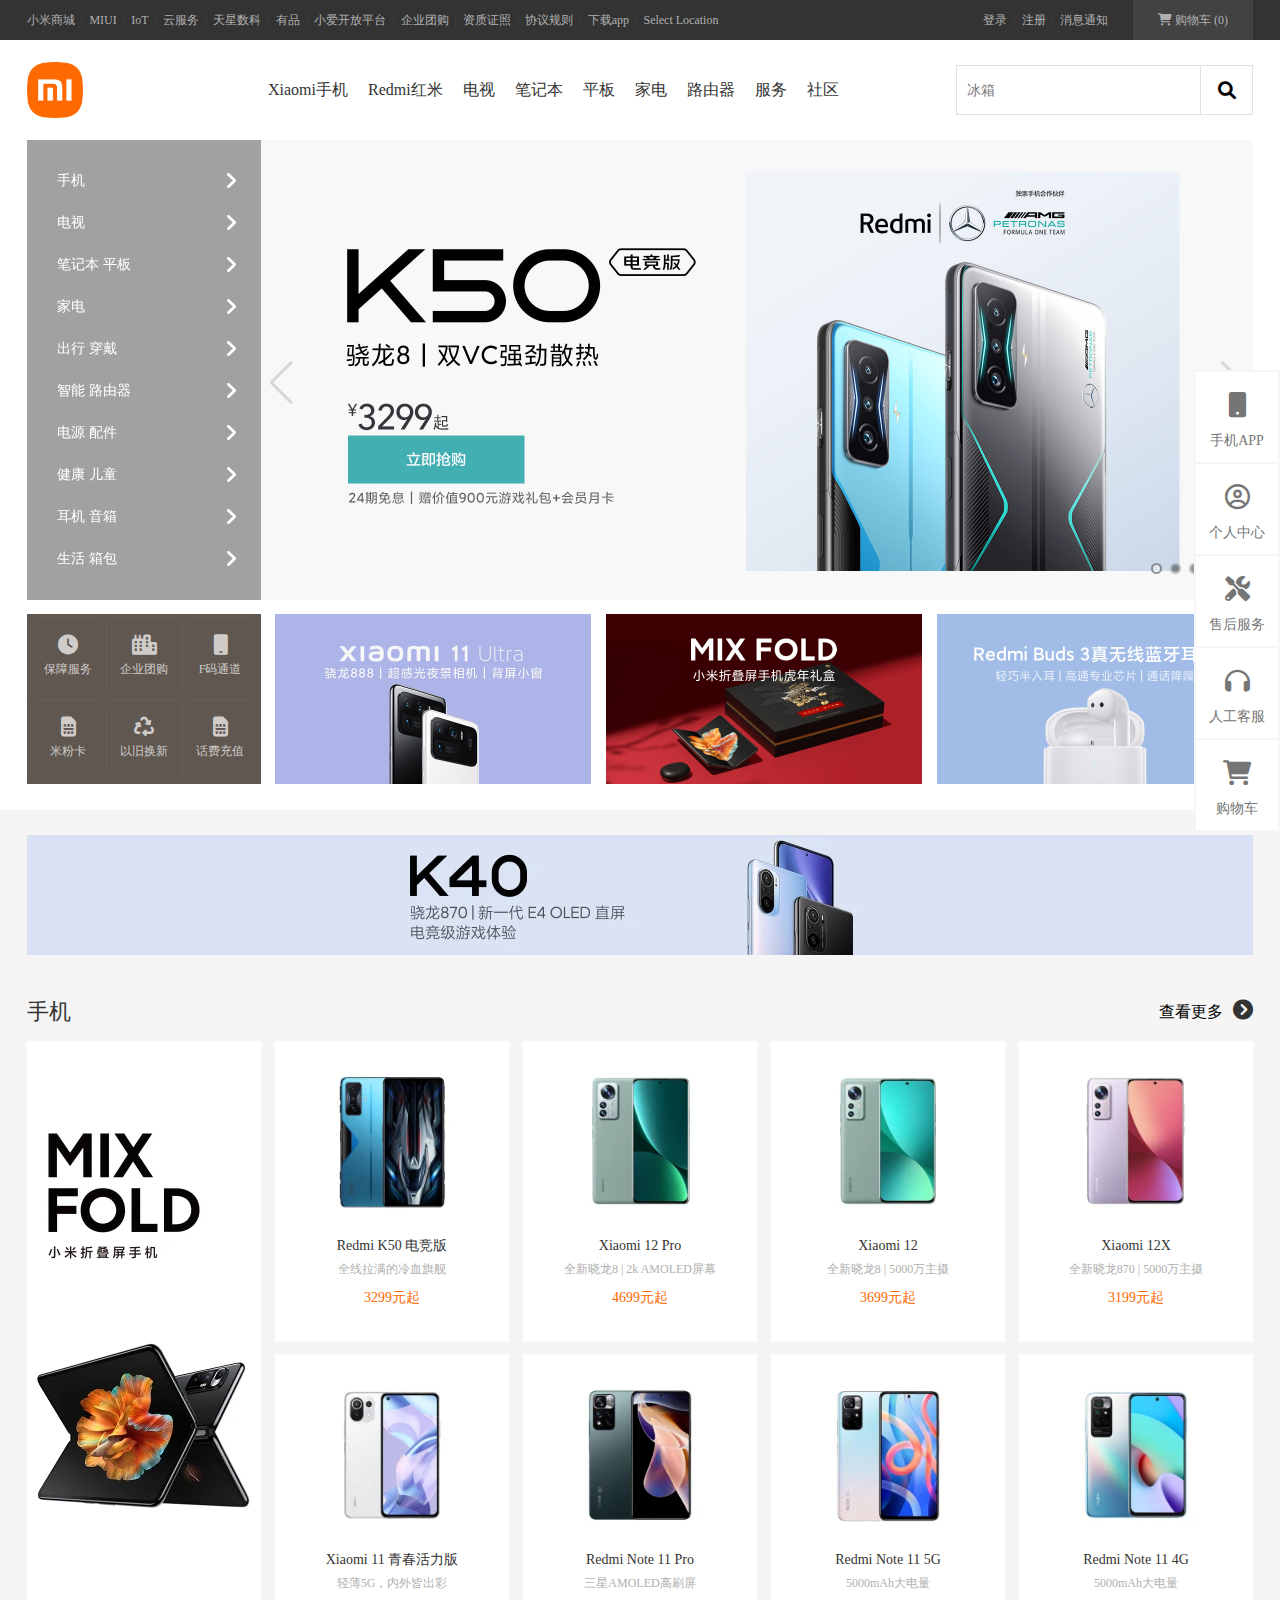
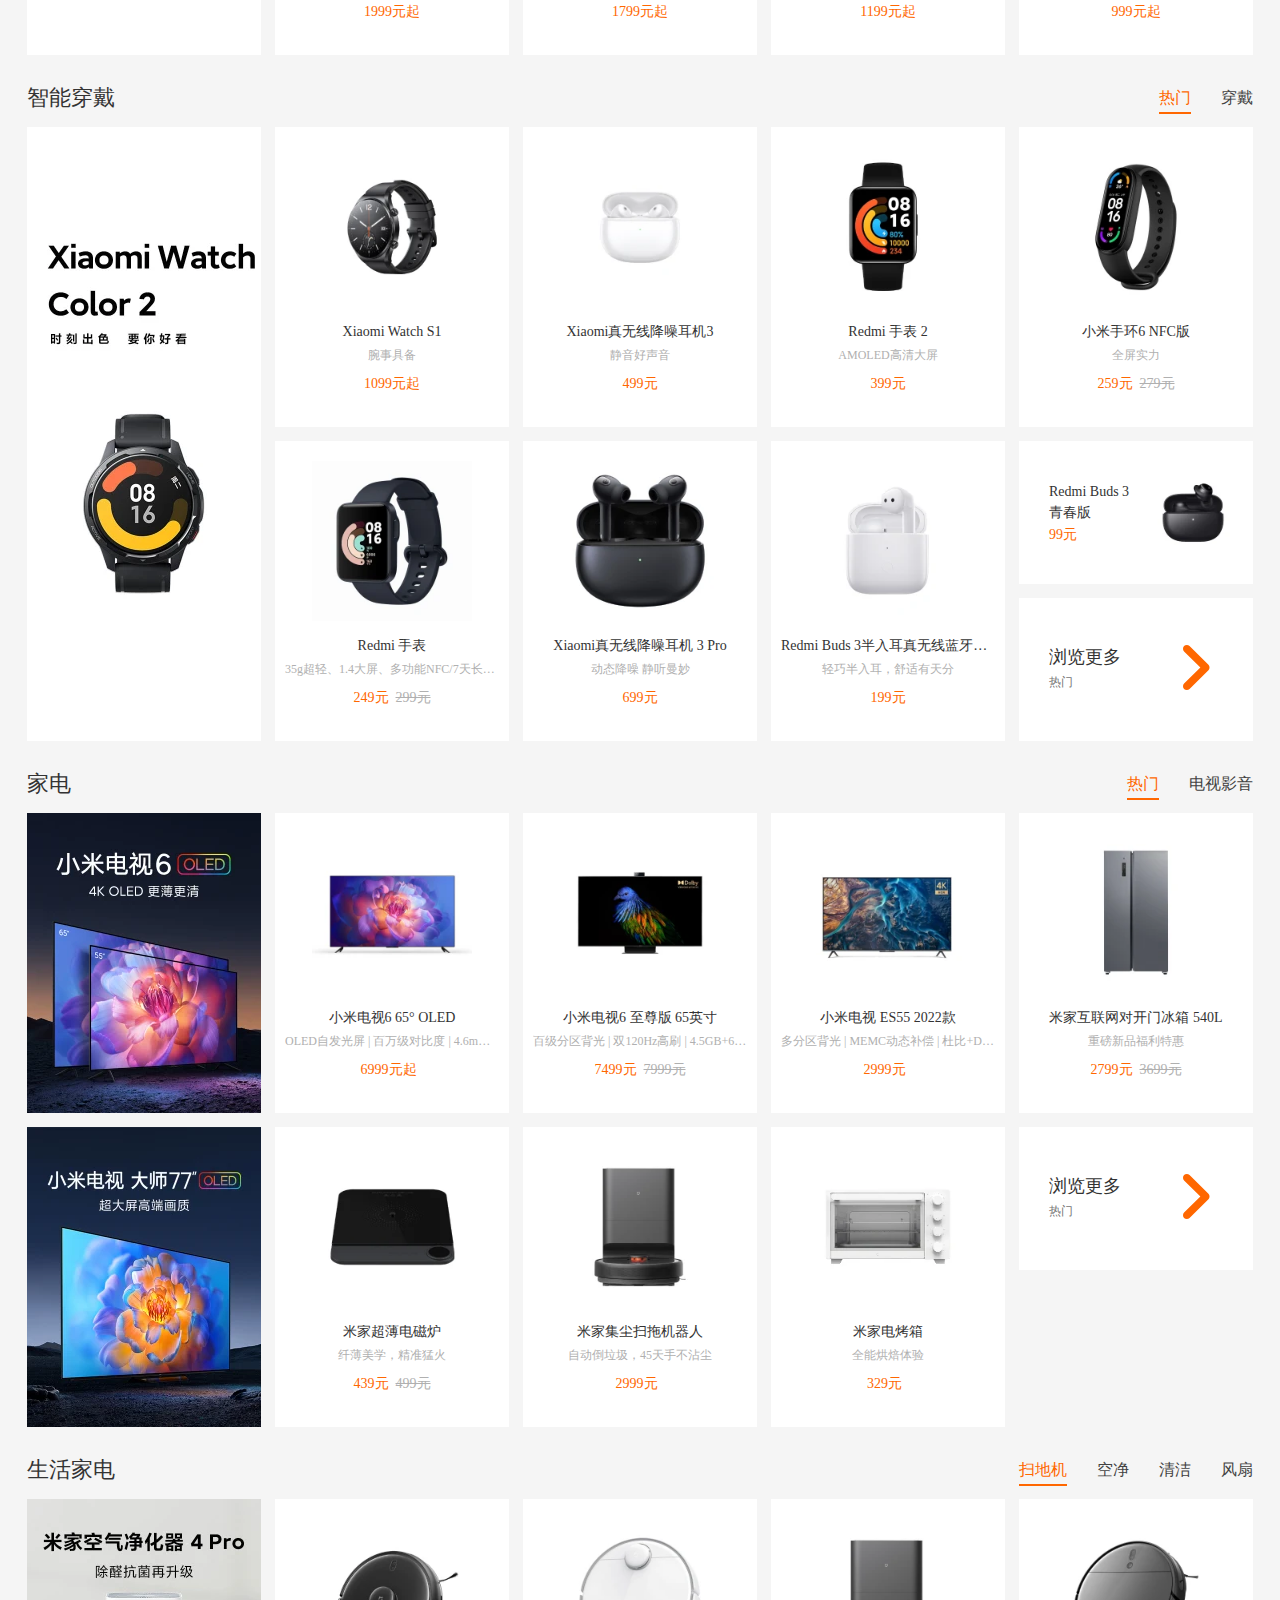
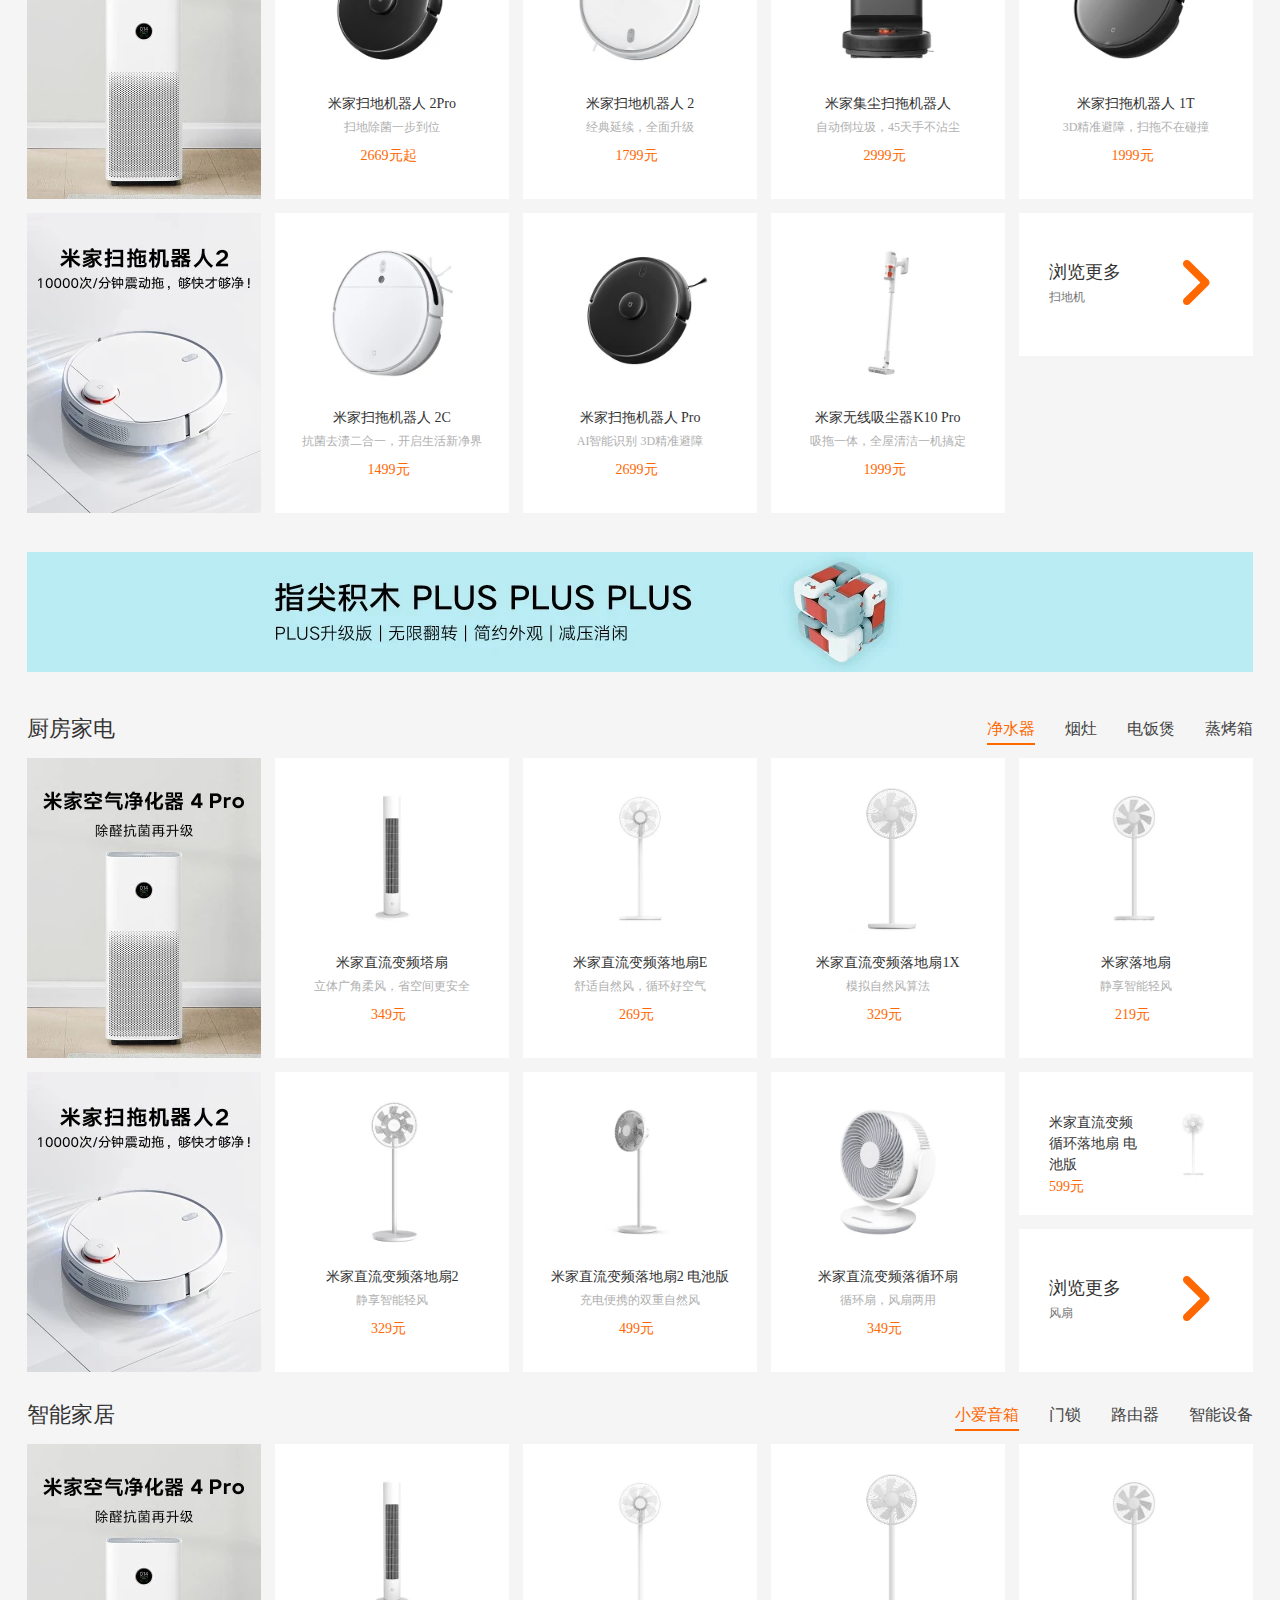
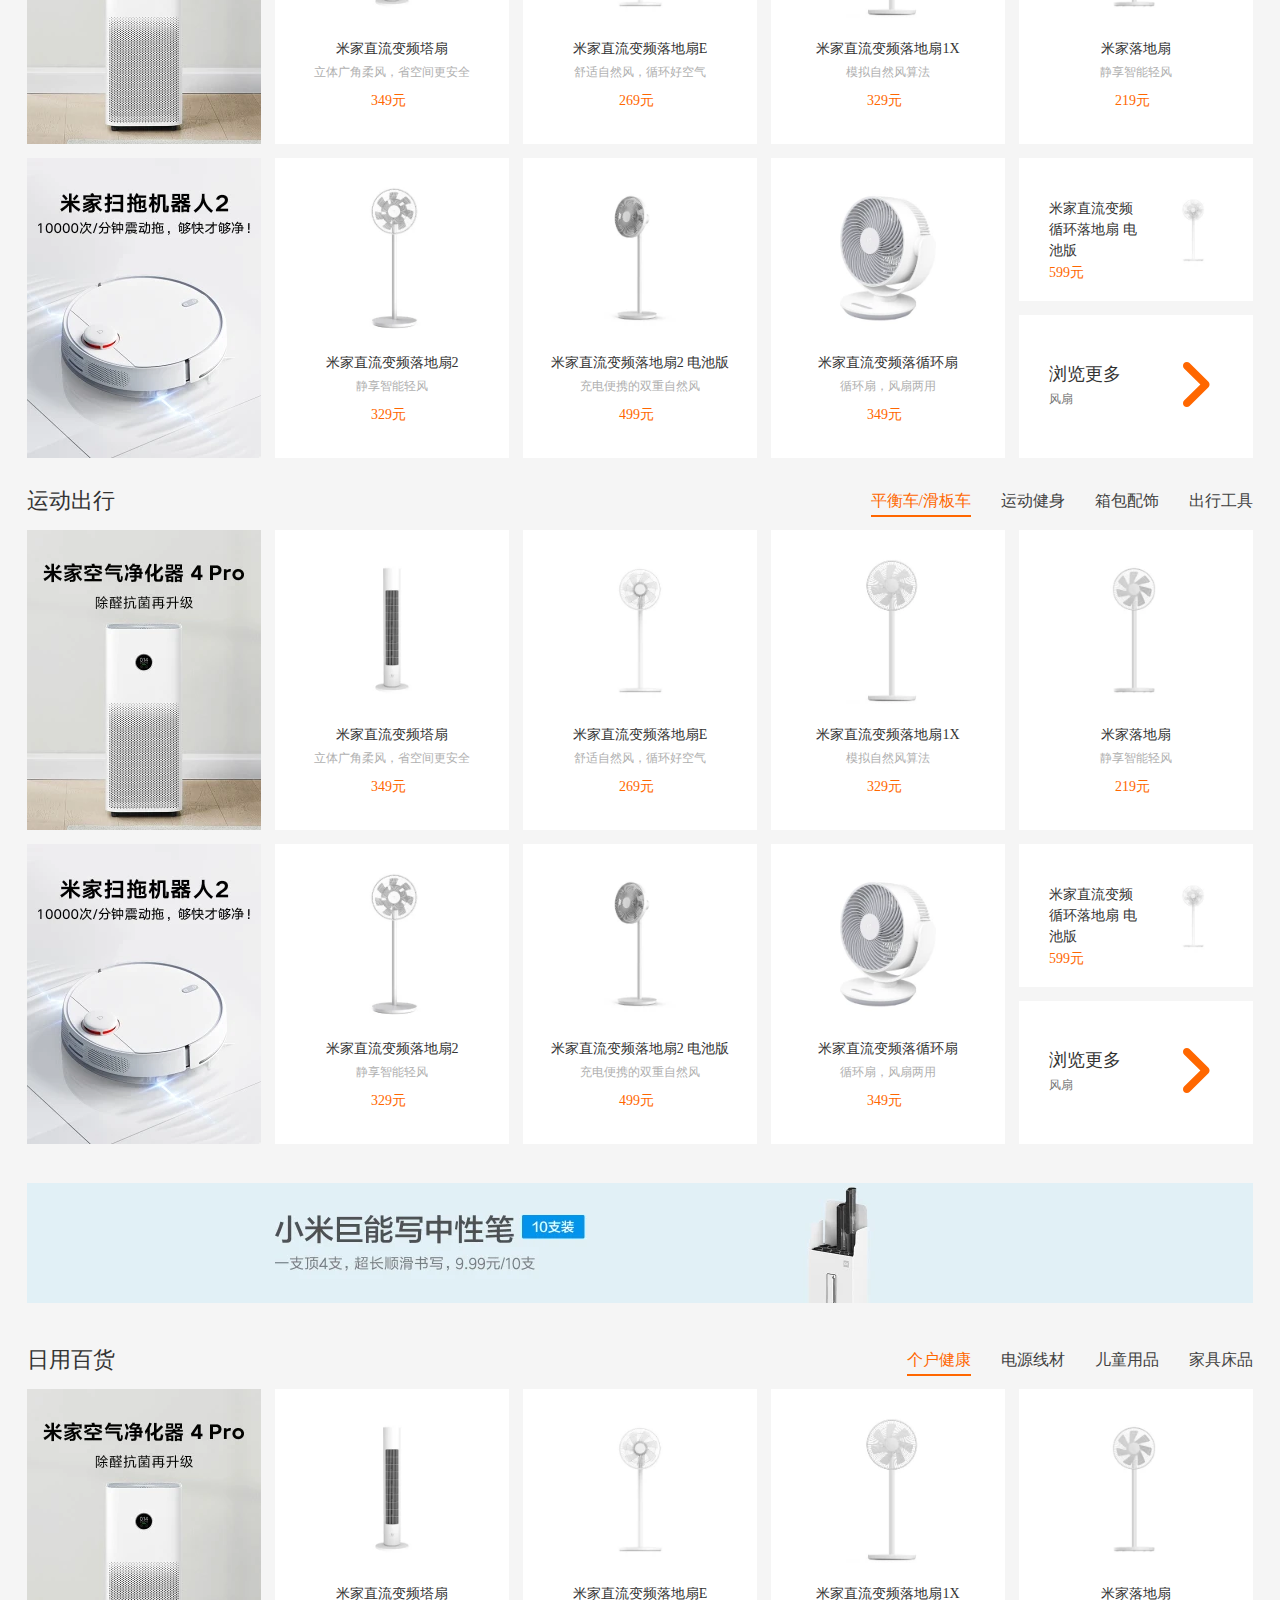
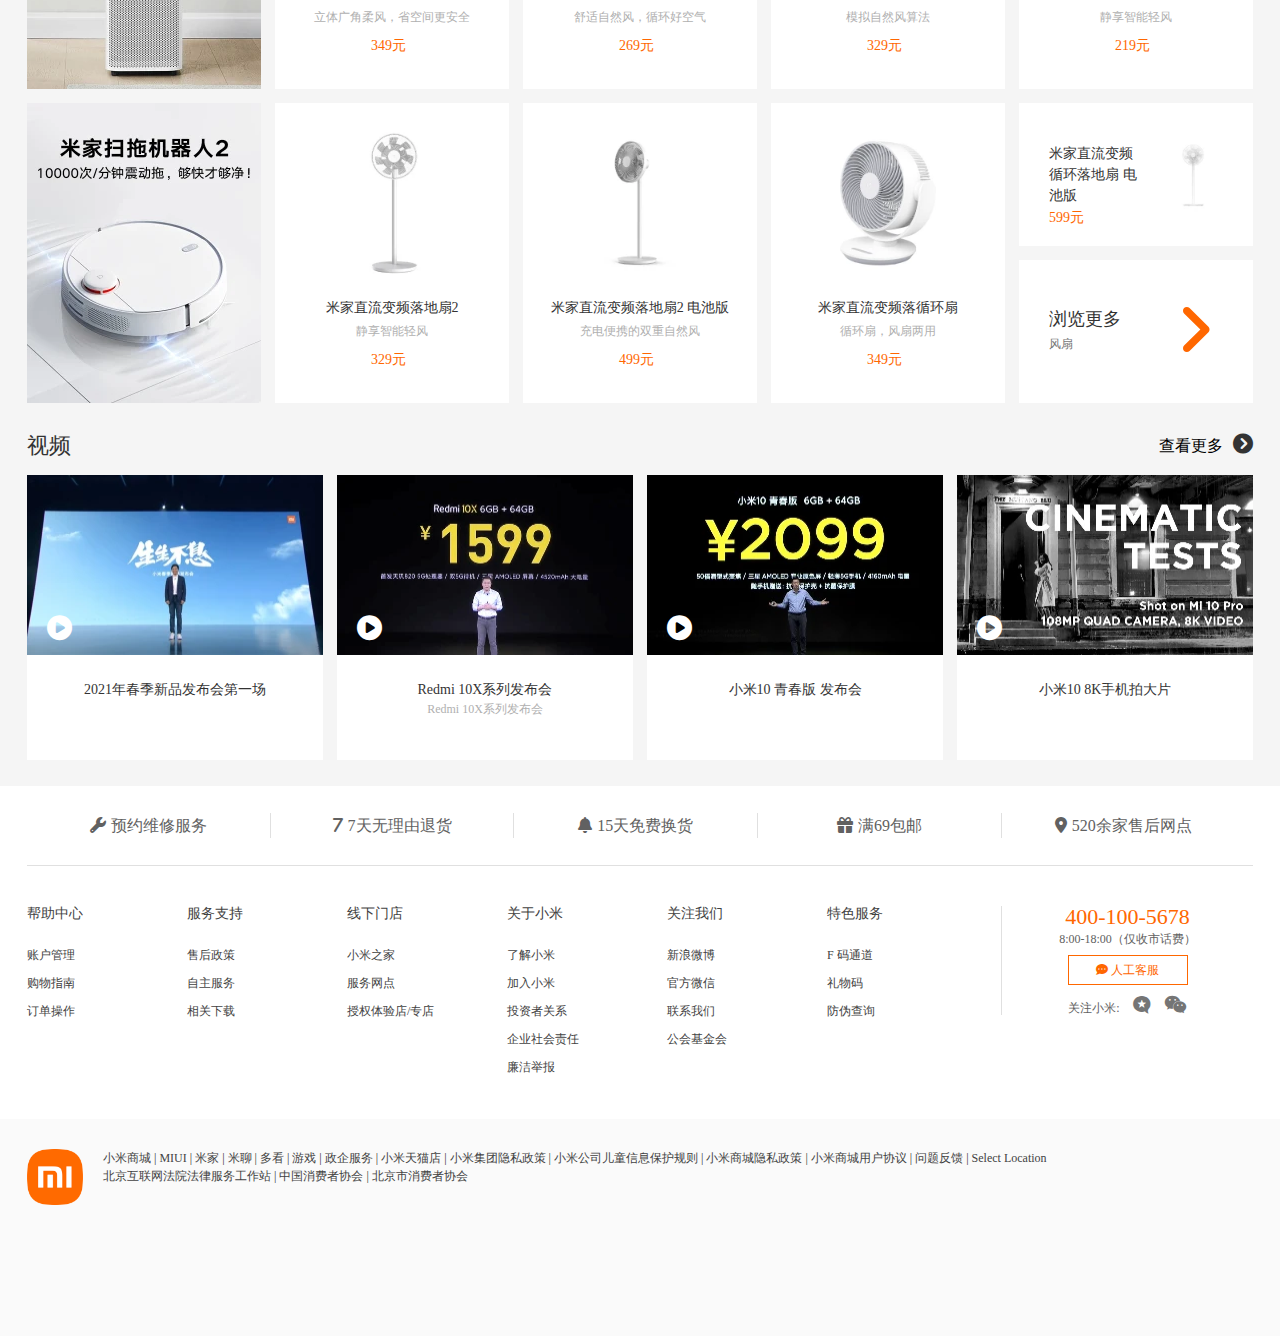
<file: index.html>
<!DOCTYPE html>
<html lang="en">

<head>
    <meta charset="UTF-8">
    <meta http-equiv="X-UA-Compatible" content="IE=edge">
    <meta name="viewport" content="width=device-width, initial-scale=1.0">
    <title>
        小米商城 - Xiaomi 11 Ultra、Redmi K40 Pro、MIX FOLD，小米电视官方网站
    </title>
    <link rel="stylesheet" href="./css/reset.min.css">
    <link rel="stylesheet" href="./css/index.min.css">
    <link rel="stylesheet" href="./css/base.min.css">
    <link rel="stylesheet" href="./css/swiper-bundle.min.css">
    <link rel="stylesheet" href="./css/all.min.css">
    <script src="./js/jQuery.min.js"></script>
    <script src="./js/swiper-bundle.min.js"></script>
    <script src="./js/index.min.js"></script>
    <!-- 设置网站的图标 
            - 网站图片一般都储存在网站的根目录下，文件名一般都是favicon.ico
    -->
    <link rel="icon" href="./favicon.ico">
</head>

<body>
    <!-- 网页的顶部导航条 -->
    <!-- 顶部导航条外部的容器 -->
    <div class="head">
        <!-- 内部的容器 -->
        <div class="head-main w">
            <!-- 左侧的导航条 -->
            <div class="head-list">
                <ul>
                    <li><a href="javascript:;">小米商城</a></li>
                    <li class="line">|</li>
                    <li><a href="javascript:;">MIUI</a></li>
                    <li class="line">|</li>
                    <li><a href="javascript:;">IoT</a></li>
                    <li class="line">|</li>
                    <li><a href="javascript:;">云服务</a></li>
                    <li class="line">|</li>
                    <li><a href="javascript:;">天星数科</a></li>
                    <li class="line">|</li>
                    <li><a href="javascript:;">有品</a></li>
                    <li class="line">|</li>
                    <li><a href="javascript:;">小爱开放平台</a></li>
                    <li class="line">|</li>
                    <li><a href="javascript:;">企业团购</a></li>
                    <li class="line">|</li>
                    <li><a href="javascript:;">资质证照</a></li>
                    <li class="line">|</li>
                    <li><a href="javascript:;">协议规则</a></li>
                    <li class="line">|</li>
                    <li><a class="app" href="javascript:;">下载app
                            <!-- 添加一个弹出层 -->
                            <div class="qrcode">
                                <img src="img/mi-qrcode.png">
                                <p>小米商城APP</p>
                            </div>
                        </a></li>
                    <li class="line">|</li>
                    <!-- <li><a href="javascript:;">智能生活</a></li>
                    <li class="line">|</li> -->
                    <li><a href="javascript:;">Select Location</a></li>
                </ul>
            </div>
            <!-- 用户购物车 -->
            <div class="shop-car">
                <div class="car">
                    <a href="javascript:;">
                        <i class="fas fa-shopping-cart"></i>
                        <span>购物车&nbsp;(0)</span>
                    </a>
                </div>
            </div>
            <!-- 用户登录导航条 -->
            <div class="user-info">
                <ul>
                    <li><a href="javascript:;">登录</a></li>
                    <li class="line">|</li>
                    <li><a href="javascript:;">注册</a></li>
                    <li class="line">|</li>
                    <li><a href="javascript:;" class="ding">消息通知</a></li>
                </ul>
            </div>
        </div>
    </div>

    <!-- logo导航条的容器-->
    <div class="phone-bar ">
        <!-- 内部容器 -->
        <div class="phone-main w">
            <div class="logo"><a href="index.html"> <img src="img/mi-logo.png" alt=""></a></div>
            <div class="phone-list">
                <ul>
                    <li class="all-thing-wrapper">
                        <a href="javascript:;" class="all-thing thing-wrapper">全部商品分类</a>
                        <!-- 左侧导航条 -->
                        <ul class="left-menu">
                            <li><a href="javascript:;">
                                    手机
                                    <i class="fa fa-angle-right"></i>
                                </a>
                            </li>
                            <li><a href="javascript:;">
                                    电视
                                    <i class="fa fa-angle-right"></i>
                                </a>
                            </li>
                            <li><a href="javascript:;">
                                    笔记本 平板
                                    <i class="fa fa-angle-right"></i>
                                </a>
                            </li>
                            <li><a href="javascript:;">
                                    家电
                                    <i class="fa fa-angle-right"></i>
                                </a>
                            </li>
                            <li><a href="javascript:;">
                                    出行 穿戴
                                    <i class="fa fa-angle-right"></i>
                                </a>
                            </li>
                            <li><a href="javascript:;">
                                    智能 路由器
                                    <i class="fa fa-angle-right"></i>
                                </a>
                            </li>
                            <li><a href="javascript:;">
                                    电源 配件
                                    <i class="fa fa-angle-right"></i>
                                </a>
                            </li>
                            <li><a href="javascript:;">
                                    健康 儿童
                                    <i class="fa fa-angle-right"></i>
                                </a>
                            </li>
                            <li><a href="javascript:;">
                                    耳机 音箱
                                    <i class="fa fa-angle-right"></i>
                                </a>
                            </li>
                            <li><a href="javascript:;">
                                    生活 箱包
                                    <i class="fa fa-angle-right"></i>
                                </a>
                            </li>
                        </ul>
                    </li>
                    <li><a href="javascript:;" class="thing-wrapper"><span>Xiaomi手机</span></a></li>
                    <li><a href="javascript:;" class="thing-wrapper"><span>Redmi红米</span></a></li>
                    <li><a href="javascript:;" class="thing-wrapper"><span>电视</span></a></li>
                    <li><a href="javascript:;" class="thing-wrapper"><span>笔记本</span></a></li>
                    <li><a href="javascript:;" class="thing-wrapper"><span>平板</span></a></li>
                    <li><a href="javascript:;" class="thing-wrapper"><span>家电</span></a></li>
                    <li><a href="javascript:;" class="thing-wrapper"><span>路由器</span></a></li>
                    <li><a href="service.html" class="thing-wrapper" target="_blank"><span>服务</span></a></li>
                    <li><a href="javascript:;" class="thing-wrapper"><span>社区</span></a></li>
                </ul>
            </div>
            <!-- 搜索框 -->
            <div class="search-wrapper">
                <form action="" class="search">
                    <input type="text" class="search-inp">
                    <button class="search-btn">
                        <i class="fas fa-search"></i>
                    </button>
                </form>
                <div class="search-list">
                    <li><a href="javascript:;">全部商品</a></li>
                    <li><a href="javascript:;">小米手机</a></li>
                    <li><a href="javascript:;">红米</a></li>
                    <li><a href="javascript:;">耳机</a></li>
                    <li><a href="javascript:;">空调</a></li>
                    <li><a href="javascript:;">黑鲨4</a></li>
                    <li><a href="javascript:;">电视</a></li>
                    <li><a href="javascript:;">小米平板5 P</a></li>
                </div>
            </div>
            <div class="car-list">
                <div class="car-content">
                    <span>购物车中还没有商品，赶紧选购吧!</span>
                </div>
            </div>
        </div>
        <!-- 手机的下拉框 -->
        <div class="phone-xiala">
            <div>
                <ul class="children-list w">
                    <li>
                        <a href="javascript:;">
                            <div class="figure-thumb">
                                <img src="./img/index/Xiaomi手机-1.webp">
                            </div>
                            <div class="title">Xiaomi 12 Pro</div>
                            <p class="price">4699起</p>
                        </a>
                    </li>
                    <li>
                        <a href="javascript:;">
                            <div class="figure-thumb">
                                <img src="./img/index/Xiaomi手机-2.webp">
                            </div>
                            <div class="title">Xiaomi 12</div>
                            <p class="price">3699起</p>
                        </a>
                    </li>
                    <li>
                        <a href="javascript:;">
                            <div class="figure-thumb">
                                <img src="./img/index/Xiaomi手机-3.webp">
                            </div>
                            <div class="title">Xiaomi 12x</div>
                            <p class="price">3199起</p>
                        </a>
                    </li>
                    <li>
                        <a href="javascript:;">
                            <div class="figure-thumb">
                                <img src="./img/index/Xiaomi手机-4.webp">
                            </div>
                            <div class="title">Xiaomi 11青春活力版</div>
                            <p class="price">1999起</p>
                        </a>
                    </li>
                    <li>
                        <a href="javascript:;">
                            <div class="figure-thumb">
                                <img src="./img/index/Xiaomi手机-5.webp">
                            </div>
                            <div class="title">Xiaomi Civi</div>
                            <p class="price">2299起</p>
                        </a>
                    </li>
                    <li>
                        <a href="javascript:;">
                            <div class="figure-thumb">
                                <img src="./img/index/Xiaomi手机-6.webp">
                            </div>
                            <div class="title">Xiaomi MIX 4</div>
                            <p class="price">4199起</p>
                        </a>
                    </li>
                </ul>
            </div>
            <div>
                <ul class="children-list w">
                    <li>
                        <a href="javascript:;">
                            <div class="figure-thumb">
                                <img src="./img/index/Redmi手机-1.webp">
                            </div>
                            <div class="title">Redmi K50 电竞版</div>
                            <p class="price">3299起</p>
                        </a>
                    </li>
                    <li>
                        <a href="javascript:;">
                            <div class="figure-thumb">
                                <img src="./img/index/Redmi手机-2.webp">
                            </div>
                            <div class="title">Redmi Note 11 Pro系列</div>
                            <p class="price">1799起</p>
                        </a>
                    </li>
                    <li>
                        <a href="javascript:;">
                            <div class="figure-thumb">
                                <img src="./img/index/Redmi手机-3.webp">
                            </div>
                            <div class="title">Redmi Note 11 5G</div>
                            <p class="price">1199起</p>
                        </a>
                    </li>
                    <li>
                        <a href="javascript:;">
                            <div class="figure-thumb">
                                <img src="./img/index/Redmi手机-4.webp">
                            </div>
                            <div class="title">Redmi Note 11 4G</div>
                            <p class="price">999起</p>
                        </a>
                    </li>
                    <li>
                        <a href="javascript:;">
                            <div class="figure-thumb">
                                <img src="./img/index/Redmi手机-5.webp">
                            </div>
                            <div class="title">Redmi Note 10 Pro</div>
                            <p class="price">1499起</p>
                        </a>
                    </li>
                    <li>
                        <a href="javascript:;">
                            <div class="figure-thumb">
                                <img src="./img/index/Redmi手机-6.webp">
                            </div>
                            <div class="title">Redmi Note 10 5G</div>
                            <p class="price">1099起</p>
                        </a>
                    </li>
                </ul>
            </div>
            <div>
                <ul class="children-list w">
                    <li>
                        <a href="javascript:;">
                            <div class="figure-thumb">
                                <img src="./img/index/Xiaomi电视-1.webp">
                            </div>
                            <div class="title">Redmi智能电视X55 2022</div>
                            <p class="price">2699元</p>
                        </a>
                    </li>
                    <li>
                        <a href="javascript:;">
                            <div class="figure-thumb">
                                <img src="./img/index/Xiaomi电视-2.webp">
                            </div>
                            <div class="title">Redmi智能电视X65 2022</div>
                            <p class="price">3499元</p>
                        </a>
                    </li>
                    <li>
                        <a href="javascript:;">
                            <div class="figure-thumb">
                                <img src="./img/index/Xiaomi电视-3.webp">
                            </div>
                            <div class="title">小米电视6 65° OLED</div>
                            <p class="price">6999元</p>
                        </a>
                    </li>
                    <li>
                        <a href="javascript:;">
                            <div class="figure-thumb">
                                <img src="./img/index/Xiaomi电视-4.webp">
                            </div>
                            <div class="title">小米电视 大师 77° OLED</div>
                            <p class="price">17999元</p>
                        </a>
                    </li>
                    <li>
                        <a href="javascript:;">
                            <div class="figure-thumb">
                                <img src="./img/index/Xiaomi电视-5.webp">
                            </div>
                            <div class="title">小米透明电视</div>
                            <p class="price">49999元</p>
                        </a>
                    </li>
                    <li>
                        <a href="javascript:;">
                            <div class="figure-thumb">
                                <img src="./img/index/Xiaomi电视-6.webp">
                            </div>
                            <div class="title">小米电视 大师 65英寸OLED</div>
                            <p class="price">8999元</p>
                        </a>
                    </li>
                </ul>
            </div>
            <div>
                <ul class="children-list w">
                    <li>
                        <a href="javascript:;">
                            <div class="figure-thumb">
                                <img src="./img/index/Xiaomi笔记本-1.webp">
                            </div>
                            <div class="title">RedmiBook Pro 14 增强版</div>
                            <p class="price">4999元起</p>
                        </a>
                    </li>
                    <li>
                        <a href="javascript:;">
                            <div class="figure-thumb">
                                <img src="./img/index/Xiaomi笔记本-2.webp">
                            </div>
                            <div class="title">小米笔记本 Pro 14 锐龙版</div>
                            <p class="price">5499元起</p>
                        </a>
                    </li>
                    <li>
                        <a href="javascript:;">
                            <div class="figure-thumb">
                                <img src="./img/index/Xiaomi笔记本-3.webp">
                            </div>
                            <div class="title">RedmiBook Pro 15 增强版</div>
                            <p class="price">5299元起</p>
                        </a>
                    </li>
                    <li>
                        <a href="javascript:;">
                            <div class="figure-thumb">
                                <img src="./img/index/Xiaomi笔记本-4.webp">
                            </div>
                            <div class="title">小米笔记本Pro X 14</div>
                            <p class="price">7999元</p>
                        </a>
                    </li>
                    <li>
                        <a href="javascript:;">
                            <div class="figure-thumb">
                                <img src="./img/index/Xiaomi笔记本-5.webp">
                            </div>
                            <div class="title">Redmi G 2021 intel版</div>
                            <p class="price">6499元</p>
                        </a>
                    </li>
                    <li>
                        <a href="javascript:;">
                            <div class="figure-thumb">
                                <img src="./img/index/Xiaomi笔记本-6.webp">
                            </div>
                            <div class="title">Redmi G 2021 AMD版</div>
                            <p class="price">7999元</p>
                        </a>
                    </li>
                </ul>
            </div>
            <div>
                <ul class="children-list w">
                    <li>
                        <a href="javascript:;">
                            <div class="figure-thumb">
                                <img src="./img/index/Xiaomi平板-1.webp">
                            </div>
                            <div class="title">小米平板5</div>
                            <p class="price">1999元起</p>
                        </a>
                    </li>
                    <li>
                        <a href="javascript:;">
                            <div class="figure-thumb">
                                <img src="./img/index/Xiaomi平板-2.webp">
                            </div>
                            <div class="title">小米平板5 Pro 5G</div>
                            <p class="price">3499元</p>
                        </a>
                    </li>
                    <li>
                        <a href="javascript:;">
                            <div class="figure-thumb">
                                <img src="./img/index/Xiaomi平板-3.webp">
                            </div>
                            <div class="title">小米平板5 Pro</div>
                            <p class="price">2499元起</p>
                        </a>
                    </li>
                </ul>
            </div>
            <div>
                <ul class="children-list w">
                    <li>
                        <a href="javascript:;">
                            <div class="figure-thumb">
                                <img src="./img/index/Xiaomi家电-1.webp">
                            </div>
                            <div class="title">巨省电 | 米家空调 新一级 1.5匹 睡眠版</div>
                            <p class="price">2399元</p>
                        </a>
                    </li>
                    <li>
                        <a href="javascript:;">
                            <div class="figure-thumb">
                                <img src="./img/index/Xiaomi家电-2.webp">
                            </div>
                            <div class="title">巨省电 3匹|变频|新一级能效（鎏金款）</div>
                            <p class="price">5699元</p>
                        </a>
                    </li>
                    <li>
                        <a href="javascript:;">
                            <div class="figure-thumb">
                                <img src="./img/index/Xiaomi家电-3.webp">
                            </div>
                            <div class="title">米家风冷对开门冰箱 483L</div>
                            <p class="price">2399元</p>
                        </a>
                    </li>
                    <li>
                        <a href="javascript:;">
                            <div class="figure-thumb">
                                <img src="./img/index/Xiaomi家电-4.webp">
                            </div>
                            <div class="title">米家扫地机器人 1T</div>
                            <p class="price">1999元</p>
                        </a>
                    </li>
                    <li>
                        <a href="javascript:;">
                            <div class="figure-thumb">
                                <img src="./img/index/Xiaomi家电-5.webp">
                            </div>
                            <div class="title">小米净水器S1 800G</div>
                            <p class="price">1799元</p>
                        </a>
                    </li>
                </ul>
            </div>
            <div>
                <ul class="children-list w">
                    <li>
                        <a href="javascript:;">
                            <div class="figure-thumb">
                                <img src="./img/index/Xiaomi路由器-1.webp">
                            </div>
                            <div class="title">Redmi 电竞路由器 AX5400</div>
                            <p class="price">599元</p>
                        </a>
                    </li>
                    <li>
                        <a href="javascript:;">
                            <div class="figure-thumb">
                                <img src="./img/index/Xiaomi路由器-2.webp">
                            </div>
                            <div class="title">小米路由器AX6000</div>
                            <p class="price">599元</p>
                        </a>
                    </li>
                    <li>
                        <a href="javascript:;">
                            <div class="figure-thumb">
                                <img src="./img/index/Xiaomi路由器-3.webp">
                            </div>
                            <div class="title">小米路由器AX9000</div>
                            <p class="price">2399元</p>
                        </a>
                    </li>
                    <li>
                        <a href="javascript:;">
                            <div class="figure-thumb">
                                <img src="./img/index/Xiaomi路由器-4.webp">
                            </div>
                            <div class="title">Redmi路由器AC2100</div>
                            <p class="price">199元</p>
                        </a>
                    </li>
                    <li>
                        <a href="javascript:;">
                            <div class="figure-thumb">
                                <img src="./img/index/Xiaomi路由器-5.jpg">
                            </div>
                            <div class="title">小米路由器4A 千兆版</div>
                            <p class="price">129元</p>
                        </a>
                    </li>
                    <li>
                        <a href="javascript:;">
                            <div class="figure-thumb">
                                <img src="./img/index/Xiaomi路由器-6.png">
                            </div>
                            <div class="title">查看全部</div>
                            <div class="title">小米路由器</div>
                        </a>
                    </li>
                </ul>
            </div>
        </div>
    </div>

    <!-- 左侧导航条的外部容器 -->
    <div class="main">
        <!-- 导航条的内部容器 轮播图 -->
        <div class="turn-picture w">
            <div class="swiper mySwiper">
                <div class="swiper-wrapper">
                    <div class="swiper-slide"> <img src="./img/index/1.jpg" id="img1"></div>
                    <div class="swiper-slide"> <img src="./img/index/1.webp" id="img1"></div>
                    <div class="swiper-slide"> <img src="./img/index/3.webp" id="img1"></div>
                    <div class="swiper-slide"> <img src="./img/index/0.webp" id="img1"></div>
                </div>
                <div class="swiper-button-next"></div>
                <div class="swiper-button-prev"></div>
                <div class="swiper-pagination"></div>
            </div>
            <div class="item"></div>
        </div>
    </div>

    <!-- 网页中的工具条 -->
    <div class="back-top">
        <ul>
            <li><a href="javascript:;">
                    <i class="fa-solid fa-mobile-button"></i>
                    <span class="text">手机APP</span>
                </a></li>
            <li><a href="javascript:;">
                    <i class="fa-regular fa-circle-user"></i>
                    <span class="text">个人中心</span>
                </a></li>
            <li><a href="javascript:;">
                    <i class="fa-solid fa-screwdriver-wrench"></i>
                    <span class="text">售后服务</span>
                </a></li>
            <li><a href="javascript:;">
                    <i class="fas fa-headphones"></i>
                    <span class="text">人工客服</span>
                </a></li>
            <li><a href="javascript:;">
                    <i class="fas fa-shopping-cart"></i>
                    <span class="text">购物车</span>
                </a></li>
            <div class="back-top-active"><a href="javascript:;">
                    <i class="fa-solid fa-angles-up"></i>
                    <span class="text">返回顶部</span>
                </a>
            </div>
        </ul>
    </div>

    <!-- 创建广告的容器 -->
    <div class="foot w">
        <ul class="foot-text">
            <li><a href="javascript:;">
                    <i class="fas fa-clock"></i>
                    保障服务</a></li>
            <li><a href="javascript:;">
                    <i class="fa-solid fa-city"></i>
                    企业团购</a></li>
            <li><a href="javascript:;">
                    <i class="fas fa-mobile"></i>
                    F码通道</a></li>
            <li><a href="javascript:;">
                    <i class="fa-solid fa-sim-card"></i>
                    米粉卡</a></li>
            <li><a href="javascript:;">
                    <i class="fa-solid fa-recycle"></i>
                    以旧换新</a></li>
            <li><a href="javascript:;">
                    <i class="fas fa-sim-card"></i>
                    话费充值</a></li>
        </ul>
        <ul class="img-list">
            <li><a href="javascript:;"> <img src="./img/index/ad-1.jpg"></a></li>
            <li><a href="javascript:;"> <img src="./img/index/ad-2.jpg"></a></li>
            <li><a href="javascript:;"> <img src="./img/index/ad-3.jpg"></a></li>
        </ul>
    </div>

    <!-- 网页底部的广告 -->
    <div class="bottom-wrapper">
        <div class="bottom w">
            <a href="javascript:;"> <img src="./img/index/4.webp"></a>
        </div>

        <!-- 手机详情模块 -->
        <!-- 手机模块头部 -->
        <div class="phone-head w">
            <h2 class="phone-head-left">手机</h2>
            <div class="phone-head-right"><a href="javascript:;">查看更多</a><i
                    class="fa-solid fa-circle-chevron-right"></i></div>
        </div>

        <!-- 手机模块主要内容 -->
        <div class="phone-box w top-active">
            <div class="phone-left shop-thing-left"><a href="javascript:;"> <img
                        src="./img/index/phone-xiaomi.webp"></a>
            </div>
            <ul class="shop-thing">
                <li class="shop-list"><a href="javascript:;"> <img src="./img/index/phone-xiaomi-1.webp"
                            class="figure"></a>
                    <h3 class="title">Redmi K50 电竞版</h3>
                    <p class="desc">全线拉满的冷血旗舰</p>
                    <p class="price"><span class="num">3299</span>元<span>起</span></p>
                </li>
                <li class="shop-list"><a href="javascript:;"> <img src="./img/index/phone-xiaomi-2.webp"
                            class="figure"></a>
                    <h3 class="title">Xiaomi 12 Pro</h3>
                    <p class="desc">全新晓龙8 | 2k AMOLED屏幕</p>
                    <p class="price"><span class="num">4699</span>元<span>起</span></p>
                </li>
                <li class="shop-list"><a href="javascript:;"> <img src="./img/index/phone-xiaomi-3.webp"
                            class="figure"></a>
                    <h3 class="title">Xiaomi 12</h3>
                    <p class="desc">全新晓龙8 | 5000万主摄</p>
                    <p class="price"><span class="num">3699</span>元<span>起</span></p>
                </li>
                <li class="shop-list"><a href="javascript:;"> <img src="./img/index/phone-xiaomi-4.webp"
                            class="figure"></a>
                    <h3 class="title">Xiaomi 12X</h3>
                    <p class="desc">全新晓龙870 | 5000万主摄</p>
                    <p class="price"><span class="num">3199</span>元<span>起</span></p>
                </li>
                <li class="shop-list"><a href="javascript:;"> <img src="./img/index/phone-xiaomi-5.webp"
                            class="figure"></a>
                    <h3 class="title">Xiaomi 11 青春活力版</h3>
                    <p class="desc">轻薄5G，内外皆出彩</p>
                    <p class="price"><span class="num">1999</span>元<span>起</span></p>
                </li>
                <li class="shop-list"><a href="javascript:;"> <img src="./img/index/phone-xiaomi-6.webp"
                            class="figure"></a>
                    <h3 class="title">Redmi Note 11 Pro</h3>
                    <p class="desc">三星AMOLED高刷屏</p>
                    <p class="price"><span class="num">1799</span>元<span>起</span></p>
                </li>
                <li class="shop-list"><a href="javascript:;"> <img src="./img/index/phone-xiaomi-7.webp"
                            class="figure"></a>
                    <h3 class="title">Redmi Note 11 5G</h3>
                    <p class="desc">5000mAh大电量</p>
                    <p class="price"><span class="num">1199</span>元<span>起</span></p>
                </li>
                <li class="shop-list"><a href="javascript:;"> <img src="./img/index/phone-xiaomi-8.webp"
                            class="figure"></a>
                    <h3 class="title">Redmi Note 11 4G</h3>
                    <p class="desc">5000mAh大电量</p>
                    <p class="price"><span class="num">999</span>元<span>起</span></p>
                </li>
            </ul>
        </div>

        <!-- 智能穿戴模块 -->
        <!-- 智能穿戴头部模块 -->
        <div class="phone-head w">
            <h2 class="phone-head-left">智能穿戴</h2>
            <div class="watch">
                <p>穿戴</p>
                <p class="tab-active">热门</p>
            </div>
        </div>

        <!-- 智能穿戴模块主要内容 -->
        <!-- 热门内容 -->
        <div class="phone-box watch-box-0 w">
            <div class="phone-left shop-thing-left"><a href="javascript:;"> <img
                        src="./img/index/watch-xiaomi.webp"></a>
            </div>
            <ul class="shop-thing">
                <li class="shop-list"><a href="javascript:;"> <img src="./img/index/watch-xiaomi-1.webp"
                            class="figure"></a>
                    <h3 class="title">Xiaomi Watch S1</h3>
                    <p class="desc">腕事具备</p>
                    <p class="price"><span class="num">1099</span>元<span>起</span></p>
                </li>
                <li class="shop-list"><a href="javascript:;"> <img src="./img/index/watch-xiaomi-2.webp"
                            class="figure"></a>
                    <h3 class="title">Xiaomi真无线降噪耳机3</h3>
                    <p class="desc">静音好声音</p>
                    <p class="price"><span class="num">499</span>元<span></span></p>
                </li>
                <li class="shop-list"><a href="javascript:;"> <img src="./img/index/watch-xiaomi-3.webp"
                            class="figure"></a>
                    <h3 class="title">Redmi 手表 2</h3>
                    <p class="desc">AMOLED高清大屏</p>
                    <p class="price"><span class="num">399</span>元<span></span></p>
                </li>
                <li class="shop-list"><a href="javascript:;"> <img src="./img/index/watch-xiaomi-4.webp"
                            class="figure"></a>
                    <h3 class="title">小米手环6 NFC版</h3>
                    <p class="desc">全屏实力</p>
                    <p class="price"><span class="num">259</span>元<span></span><del class="num">279元</del></p>
                </li>
                <li class="shop-list"><a href="javascript:;"> <img src="./img/index/watch-xiaomi-5.webp"
                            class="figure"></a>
                    <h3 class="title">Redmi 手表</h3>
                    <p class="desc">35g超轻、1.4大屏、多功能NFC/7天长续航</p>
                    <p class="price"><span class="num">249</span>元<span></span><del class="num">299元</del></p>
                </li>
                <li class="shop-list"><a href="javascript:;"> <img src="./img/index/watch-xiaomi-6.webp"
                            class="figure"></a>
                    <h3 class="title">Xiaomi真无线降噪耳机 3 Pro</h3>
                    <p class="desc">动态降噪 静听曼妙</p>
                    <p class="price"><span class="num">699</span>元<span></span></p>
                </li>
                <li class="shop-list"><a href="javascript:;"> <img src="./img/index/watch-xiaomi-7.webp"
                            class="figure"></a>
                    <h3 class="title">Redmi Buds 3半入耳真无线蓝牙耳机</h3>
                    <p class="desc">轻巧半入耳，舒适有天分</p>
                    <p class="price"><span class="num">199</span>元<span></span></p>
                </li>
                <li class="shop-list-small"><a href="javascript:;"> <img src="./img/index/watch-xiaomi-8.webp"
                            class="figure-img"></a>
                    <h3 class="title">Redmi Buds 3 青春版</h3>
                    <p class="price"><span class="num">99</span>元<span></span></p>
                </li>
                <li class="shop-list-other">
                    <a href="javascript:;">
                        <h3 class="title">浏览更多
                            <span>热门<i class="fa fa-angle-right"></i></span>
                        </h3>
                    </a>
                </li>
            </ul>
        </div>
        <!-- 穿戴内容 -->
        <div class="phone-box watch-box-1 w">
            <div class="phone-left shop-thing-left"><a href="javascript:;"> <img
                        src="./img/index/watch-xiaomi.webp"></a>
            </div>
            <ul class="shop-thing">
                <li class="shop-list"><a href="javascript:;"> <img src="./img/index/watch-xiaomi-9.webp"
                            class="figure"></a>
                    <h3 class="title">小米手环6</h3>
                    <p class="desc">全屏实力</p>
                    <p class="price"><span class="num">219</span>元<span>起</span><del class="num">229元</del></p>
                </li>
                <li class="shop-list"><a href="javascript:;"> <img src="./img/index/watch-xiaomi-10.webp"
                            class="figure"></a>
                    <h3 class="title">小米手环5 NFC版</h3>
                    <p class="desc">多功能NFC 11种运动模式</p>
                    <p class="price"><span class="num">199</span>元<span></span><del class="num">229元</del></p>
                </li>
                <li class="shop-list"><a href="javascript:;"> <img src="./img/index/watch-xiaomi-11.webp"
                            class="figure"></a>
                    <h3 class="title">小米手环 5</h3>
                    <p class="desc">磁吸式充电</p>
                    <p class="price"><span class="num">169</span>元<span></span><del class="num">189元</del></p>
                </li>
                <li class="shop-list"><a href="javascript:;"> <img src="./img/index/watch-xiaomi-12.webp"
                            class="figure"></a>
                    <h3 class="title">Redmi AirDots 3真无线蓝牙耳机</h3>
                    <p class="desc">圈铁音质，超长待机</p>
                    <p class="price"><span class="num">169</span>元<span></span><del class="num">199元</del></p>
                </li>
                <li class="shop-list"><a href="javascript:;"> <img src="./img/index/watch-xiaomi-13.webp"
                            class="figure"></a>
                    <h3 class="title">小米真无线蓝牙耳机Air 2 Pro</h3>
                    <p class="desc">主动降噪/持久续航/无线充</p>
                    <p class="price"><span class="num">399</span>元<span></span><del class="num">699元</del></p>
                </li>
                <li class="shop-list"><a href="javascript:;"> <img src="./img/index/watch-xiaomi-14.webp"
                            class="figure"></a>
                    <h3 class="title">小米真无线蓝牙耳机Air2 SE</h3>
                    <p class="desc">放肆用，畅快听</p>
                    <p class="price"><span class="num">129</span>元<span></span><del class="num">169元</del></p>
                </li>
                <li class="shop-list-other">
                    <a href="javascript:;">
                        <h3 class="title">浏览更多
                            <span>穿戴<i class="fa fa-angle-right"></i></span>
                        </h3>
                    </a>
                </li>
            </ul>
        </div>

        <!-- 家电模块 -->
        <!-- 家电模块头部模块-->
        <div>
            <div class="phone-head w">
                <h2 class="phone-head-left">家电</h2>
                <div class="jiadian">
                    <p>电视影音</p>
                    <p class="tab-active">热门</p>
                </div>
            </div>
        </div>
        <!-- 家电模块主要内容 -->
        <!-- 家电热门内容 -->
        <div class="phone-box w jiadian-box-0">
            <div class="phone-left shop-thing-left"><a href="javascript:;"><img
                        src="./img/index/jiadian-xiaomi-1.webp"></a>
            </div>
            <ul class="shop-thing">
                <li class="shop-list"><a href="javascript:;"> <img src="./img/index/jiadian-xiaomi-2.webp"
                            class="figure"></a>
                    <h3 class="title">小米电视6 65° OLED</h3>
                    <p class="desc">OLED自发光屏 | 百万级对比度 | 4.6mm超薄全面屏</p>
                    <p class="price"><span class="num">6999</span>元<span>起</span><del class="num"></del></p>
                </li>
                <li class="shop-list"><a href="javascript:;"> <img src="./img/index/jiadian-xiaomi-3.webp"
                            class="figure"></a>
                    <h3 class="title">小米电视6 至尊版 65英寸</h3>
                    <p class="desc">百级分区背光 | 双120Hz高刷 | 4.5GB+64GB</p>
                    <p class="price"><span class="num">7499</span>元<span></span><del class="num">7999元</del></p>
                </li>
                <li class="shop-list"><a href="javascript:;"> <img src="./img/index/jiadian-xiaomi-4.webp"
                            class="figure"></a>
                    <h3 class="title">小米电视 ES55 2022款</h3>
                    <p class="desc">多分区背光 | MEMC动态补偿 | 杜比+DTS双解码</p>
                    <p class="price"><span class="num">2999</span>元<span></span><del class="num"></del></p>
                </li>
                <li class="shop-list"><a href="javascript:;"> <img src="./img/index/jiadian-xiaomi-5.webp"
                            class="figure"></a>
                    <h3 class="title">米家互联网对开门冰箱 540L</h3>
                    <p class="desc">重磅新品福利特惠</p>
                    <p class="price"><span class="num">2799</span>元<span></span><del class="num">3699元</del></p>
                </li>
                <div class="phone-left shop-thing-left">
                    <a href="javascript:;"> <img src="./img/index/jiadian-xiaomi-6.webp"></a>
                </div>
                <li class="shop-list"><a href="javascript:;"> <img src="./img/index/jiadian-xiaomi-7.webp"
                            class="figure"></a>
                    <h3 class="title">米家超薄电磁炉</h3>
                    <p class="desc">纤薄美学，精准猛火</p>
                    <p class="price"><span class="num">439</span>元<span></span><del class="num">499元</del></p>
                </li>
                <li class="shop-list"><a href="javascript:;"> <img src="./img/index/jiadian-xiaomi-8.webp"
                            class="figure"></a>
                    <h3 class="title">米家集尘扫拖机器人</h3>
                    <p class="desc">自动倒垃圾，45天手不沾尘</p>
                    <p class="price"><span class="num">2999</span>元<span></span><del class="num"></del></p>
                </li>
                <li class="shop-list"><a href="javascript:;"> <img src="./img/index/jiadian-xiaomi-9.webp"
                            class="figure"></a>
                    <h3 class="title">米家电烤箱</h3>
                    <p class="desc">全能烘焙体验</p>
                    <p class="price"><span class="num">329</span>元<span></span><del class="num"></del></p>
                </li>
                <li class="shop-list-other">
                    <a href="javascript:;">
                        <h3 class="title">浏览更多
                            <span>热门<i class="fa fa-angle-right"></i></span>
                        </h3>
                    </a>
                </li>
            </ul>
        </div>
        <!-- 家电电视影音内容 -->
        <div class="phone-box w jiadian-box-1">
            <div class="phone-left shop-thing-left"><a href="javascript:;"><img
                        src="./img/index/jiadian-xiaomi-1.webp"></a>
            </div>
            <ul class="shop-thing">
                <li class="shop-list"><a href="javascript:;"> <img src="./img/index/jiadian-xiaomi-10.webp"
                            class="figure"></a>
                    <h3 class="title">小米电视6 65° OLED</h3>
                    <p class="desc">OLED自发光屏 | 百万级对比度 | 4.6mm超薄全面屏</p>
                    <p class="price"><span class="num">6999</span>元<span>起</span><del class="num"></del></p>
                </li>
                <li class="shop-list"><a href="javascript:;"> <img src="./img/index/jiadian-xiaomi-11.webp"
                            class="figure"></a>
                    <h3 class="title">小米电视6 至尊版 65英寸</h3>
                    <p class="desc">百级分区背光 | 双120Hz高刷 | 4.5GB+64GB</p>
                    <p class="price"><span class="num">7499</span>元<span></span><del class="num">7999元</del></p>
                </li>
                <li class="shop-list"><a href="javascript:;"> <img src="./img/index/jiadian-xiaomi-12.webp"
                            class="figure"></a>
                    <h3 class="title">小米电视 ES55 2022款</h3>
                    <p class="desc">多分区背光 | MEMC动态补偿 | 杜比+DTS双解码</p>
                    <p class="price"><span class="num">2999</span>元<span></span><del class="num"></del></p>
                </li>
                <li class="shop-list"><a href="javascript:;"> <img src="./img/index/jiadian-xiaomi-13.webp"
                            class="figure"></a>
                    <h3 class="title">米家互联网对开门冰箱 540L</h3>
                    <p class="desc">重磅新品福利特惠</p>
                    <p class="price"><span class="num">2799</span>元<span></span><del class="num">3699元</del></p>
                </li>
                <div class="phone-left shop-thing-left">
                    <a href="javascript:;"> <img src="./img/index/jiadian-xiaomi-6.webp"></a>
                </div>
                <li class="shop-list"><a href="javascript:;"> <img src="./img/index/jiadian-xiaomi-14.webp"
                            class="figure"></a>
                    <h3 class="title">米家超薄电磁炉</h3>
                    <p class="desc">纤薄美学，精准猛火</p>
                    <p class="price"><span class="num">439</span>元<span></span><del class="num">499元</del></p>
                </li>
                <li class="shop-list"><a href="javascript:;"> <img src="./img/index/jiadian-xiaomi-15.webp"
                            class="figure"></a>
                    <h3 class="title">米家集尘扫拖机器人</h3>
                    <p class="desc">自动倒垃圾，45天手不沾尘</p>
                    <p class="price"><span class="num">2999</span>元<span></span><del class="num"></del></p>
                </li>
                <li class="shop-list"><a href="javascript:;"> <img src="./img/index/jiadian-xiaomi-16.webp"
                            class="figure"></a>
                    <h3 class="title">米家电烤箱</h3>
                    <p class="desc">全能烘焙体验</p>
                    <p class="price"><span class="num">329</span>元<span></span><del class="num"></del></p>
                </li>
                <li class="shop-list-small"><a href="javascript:;"> <img
                            src="./img/index/jiadian-xiaomi-17.webp" class="figure-img"></a>
                    <h3 class="title">Redmi Buds 3 青春版</h3>
                    <p class="price"><span class="num">99</span>元<span></span></p>
                </li>
                <li class="shop-list-other">
                    <a href="javascript:;">
                        <h3 class="title">浏览更多
                            <span>电视影音<i class="fa fa-angle-right"></i></span>
                        </h3>
                    </a>
                </li>
            </ul>
        </div>

        <!-- 生活家电 -->
        <!-- 生活家电头部 -->
        <div>
            <div class="phone-head w">
                <h2 class="phone-head-left">生活家电</h2>
                <div class="live-jiadian">
                    <p>风扇</p>
                    <p>清洁</p>
                    <p>空净</p>
                    <p class="tab-active">扫地机</p>
                </div>
            </div>
        </div>
        <!-- 扫地机内容  -->
        <div class="phone-box w live-jiadian-box-3">
            <div class="phone-left shop-thing-left"><a href="javascript:;"><img
                        src="./img/index/live-jiadian-xiaomi-1.webp"></a>
            </div>
            <ul class="shop-thing">
                <li class="shop-list"><a href="javascript:;"> <img
                            src="./img/index/live-jiadian-xiaomi-2.webp" class="figure"></a>
                    <h3 class="title">米家扫地机器人 2Pro</h3>
                    <p class="desc">扫地除菌一步到位</p>
                    <p class="price"><span class="num">2669</span>元<span>起</span><del class="num"></del></p>
                </li>
                <li class="shop-list"><a href="javascript:;"> <img
                            src="./img/index/live-jiadian-xiaomi-3.webp" class="figure"></a>
                    <h3 class="title">米家扫地机器人 2</h3>
                    <p class="desc">经典延续，全面升级</p>
                    <p class="price"><span class="num">1799</span>元<span></span><del class="num"></del></p>
                </li>
                <li class="shop-list"><a href="javascript:;"> <img
                            src="./img/index/live-jiadian-xiaomi-4.webp" class="figure"></a>
                    <h3 class="title">米家集尘扫拖机器人</h3>
                    <p class="desc">自动倒垃圾，45天手不沾尘</p>
                    <p class="price"><span class="num">2999</span>元<span></span><del class="num"></del></p>
                </li>
                <li class="shop-list"><a href="javascript:;"> <img
                            src="./img/index/live-jiadian-xiaomi-5.webp" class="figure"></a>
                    <h3 class="title">米家扫拖机器人 1T</h3>
                    <p class="desc">3D精准避障，扫拖不在碰撞</p>
                    <p class="price"><span class="num">1999</span>元<span></span><del class="num"></del></p>
                </li>
                <div class="phone-left shop-thing-left">
                    <a href="javascript:;"> <img src="./img/index/live-jiadian-xiaomi-6.webp"></a>
                </div>
                <li class="shop-list"><a href="javascript:;"> <img
                            src="./img/index/live-jiadian-xiaomi-7.webp" class="figure"></a>
                    <h3 class="title">米家扫拖机器人 2C</h3>
                    <p class="desc">抗菌去渍二合一，开启生活新净界</p>
                    <p class="price"><span class="num">1499</span>元<span></span><del class="num"></del></p>
                </li>
                <li class="shop-list"><a href="javascript:;"> <img
                            src="./img/index/live-jiadian-xiaomi-8.webp" class="figure"></a>
                    <h3 class="title">米家扫拖机器人 Pro</h3>
                    <p class="desc">AI智能识别 3D精准避障</p>
                    <p class="price"><span class="num">2699</span>元<span></span><del class="num"></del></p>
                </li>
                <li class="shop-list"><a href="javascript:;"> <img
                            src="./img/index/live-jiadian-xiaomi-9.webp" class="figure"></a>
                    <h3 class="title">米家无线吸尘器K10 Pro</h3>
                    <p class="desc">吸拖一体，全屋清洁一机搞定</p>
                    <p class="price"><span class="num">1999</span>元<span></span><del class="num"></del></p>
                </li>
                <li class="shop-list-other">
                    <a href="javascript:;">
                        <h3 class="title">浏览更多
                            <span>扫地机<i class="fa fa-angle-right"></i></span>
                        </h3>
                    </a>
                </li>
            </ul>
        </div>
        <!-- 空气净化器内容 -->
        <div class="phone-box w live-jiadian-box-2">
            <div class="phone-left shop-thing-left"><a href="javascript:;"><img
                        src="./img/index/live-jiadian-xiaomi-1.webp"></a>
            </div>
            <ul class="shop-thing">
                <li class="shop-list"><a href="javascript:;"> <img
                            src="./img/index/live-jiadian-xiaomi-10.webp" class="figure"></a>
                    <h3 class="title">米家空气净化器 4 Pro</h3>
                    <p class="desc">除醛抗菌升级</p>
                    <p class="price"><span class="num">1499</span>元<span>起</span><del class="num"></del></p>
                </li>
                <li class="shop-list"><a href="javascript:;"> <img
                            src="./img/index/live-jiadian-xiaomi-11.webp" class="figure"></a>
                    <h3 class="title">米家空气净化器PRO H 高效除菌</h3>
                    <p class="desc">0.3微米级净化 部分细菌滤除率高达99.9%</p>
                    <p class="price"><span class="num">1699</span>元<span></span><del class="num"></del></p>
                </li>
                <li class="shop-list"><a href="javascript:;"> <img
                            src="./img/index/live-jiadian-xiaomi-12.webp" class="figure"></a>
                    <h3 class="title">米家空气净化器MAX 增强版</h3>
                    <p class="desc">为大空间而生，除醛除味全效净化</p>
                    <p class="price"><span class="num">2199</span>元<span></span><del class="num"></del></p>
                </li>
                <li class="shop-list"><a href="javascript:;"> <img
                            src="./img/index/live-jiadian-xiaomi-13.webp" class="figure"></a>
                    <h3 class="title">米家空气净化器X</h3>
                    <p class="desc">全新引入VOC监测</p>
                    <p class="price"><span class="num">1999</span>元<span></span><del class="num"></del></p>
                </li>
                <div class="phone-left shop-thing-left">
                    <a href="javascript:;"> <img src="./img/index/live-jiadian-xiaomi-6.webp"></a>
                </div>
                <li class="shop-list"><a href="javascript:;"> <img
                            src="./img/index/live-jiadian-xiaomi-14.webp" class="figure"></a>
                    <h3 class="title">米家空气净化器F1</h3>
                    <p class="desc">去甲醛、除病菌、净雾霾三效合一</p>
                    <p class="price"><span class="num">1199</span>元<span></span><del class="num"></del></p>
                </li>
                <li class="shop-list"><a href="javascript:;"> <img
                            src="./img/index/live-jiadian-xiaomi-15.webp" class="figure"></a>
                    <h3 class="title">米家桌面空气净化器</h3>
                    <p class="desc">一对一净化，好空气直达面前</p>
                    <p class="price"><span class="num">399</span>元<span></span><del class="num"></del></p>
                </li>
                <li class="shop-list-other">
                    <a href="javascript:;">
                        <h3 class="title">浏览更多
                            <span>空净<i class="fa fa-angle-right"></i></span>
                        </h3>
                    </a>
                </li>
            </ul>
        </div>
        <!-- 清洁内容 -->
        <div class="phone-box w live-jiadian-box-1">
            <div class="phone-left shop-thing-left"><a href="javascript:;"><img
                        src="./img/index/live-jiadian-xiaomi-1.webp"></a>
            </div>
            <ul class="shop-thing">
                <li class="shop-list"><a href="javascript:;"> <img
                            src="./img/index/live-jiadian-xiaomi-9.webp" class="figure"></a>
                    <h3 class="title">米家空气净化器K10 Pro</h3>
                    <p class="desc">吸拖一体，全屋清洁一机搞定</p>
                    <p class="price"><span class="num">1999</span>元<span>起</span><del class="num"></del></p>
                </li>
                <li class="shop-list"><a href="javascript:;"> <img
                            src="./img/index/live-jiadian-xiaomi-16.webp" class="figure"></a>
                    <h3 class="title">米家轻羽无线吸尘器</h3>
                    <p class="desc">1.2kg超轻主机</p>
                    <p class="price"><span class="num">1499</span>元<span></span><del class="num"></del></p>
                </li>
                <li class="shop-list"><a href="javascript:;"> <img
                            src="./img/index/live-jiadian-xiaomi-17.webp" class="figure"></a>
                    <h3 class="title">米家除螨仪</h3>
                    <p class="desc">深度除螨实力派</p>
                    <p class="price"><span class="num">199</span>元<span></span><del class="num"></del></p>
                </li>
                <li class="shop-list"><a href="javascript:;"> <img
                            src="./img/index/live-jiadian-xiaomi-18.webp" class="figure"></a>
                    <h3 class="title">米家吸尘器</h3>
                    <p class="desc">强劲吸尘性能，轻松清洁家务</p>
                    <p class="price"><span class="num">199</span>元<span></span><del class="num"></del></p>
                </li>
                <div class="phone-left shop-thing-left">
                    <a href="javascript:;"> <img src="./img/index/live-jiadian-xiaomi-6.webp"></a>
                </div>
                <li class="shop-list"><a href="javascript:;"> <img
                            src="./img/index/live-jiadian-xiaomi-19.webp" class="figure"></a>
                    <h3 class="title">米家随手吸尘器</h3>
                    <p class="desc">干净随手吸</p>
                    <p class="price"><span class="num">249</span>元<span></span><del class="num"></del></p>
                </li>
                <li class="shop-list"><a href="javascript:;"> <img
                            src="./img/index/live-jiadian-xiaomi-20.webp" class="figure"></a>
                    <h3 class="title">米家无线吸尘器K10</h3>
                    <p class="desc">深度清洁，"家务"事半功倍</p>
                    <p class="price"><span class="num">1399</span>元<span></span><del class="num"></del></p>
                </li>
                <li class="shop-list"><a href="javascript:;"> <img
                            src="./img/index/live-jiadian-xiaomi-21.webp" class="figure"></a>
                    <h3 class="title">米家无线除螨仪</h3>
                    <p class="desc">每一个家庭都需要一台除螨仪</p>
                    <p class="price"><span class="num">549</span>元<span></span><del class="num"></del></p>
                </li>
                <li class="shop-list-small"><a href="javascript:;"> <img
                            src="./img/index/live-jiadian-xiaomi-22.webp" class="figure-img"></a>
                    <h3 class="title">米家手持无线吸尘器1C</h3>
                    <p class="price"><span class="num">999</span>元<span></span></p>
                </li>
                <li class="shop-list-other">
                    <a href="javascript:;">
                        <h3 class="title">浏览更多
                            <span>清洁<i class="fa fa-angle-right"></i></span>
                        </h3>
                    </a>
                </li>
            </ul>
        </div>
        <!-- 风扇内容 -->
        <div class="phone-box w live-jiadian-box-0">
            <div class="phone-left shop-thing-left"><a href="javascript:;"><img
                        src="./img/index/live-jiadian-xiaomi-1.webp"></a>
            </div>
            <ul class="shop-thing">
                <li class="shop-list"><a href="javascript:;"> <img
                            src="./img/index/live-jiadian-xiaomi-23.webp" class="figure"></a>
                    <h3 class="title">米家直流变频塔扇</h3>
                    <p class="desc">立体广角柔风，省空间更安全</p>
                    <p class="price"><span class="num">349</span>元<span></span><del class="num"></del></p>
                </li>
                <li class="shop-list"><a href="javascript:;"> <img
                            src="./img/index/live-jiadian-xiaomi-24.webp" class="figure"></a>
                    <h3 class="title">米家直流变频落地扇E</h3>
                    <p class="desc">舒适自然风，循环好空气</p>
                    <p class="price"><span class="num">269</span>元<span></span><del class="num"></del></p>
                </li>
                <li class="shop-list"><a href="javascript:;"> <img
                            src="./img/index/live-jiadian-xiaomi-25.webp" class="figure"></a>
                    <h3 class="title">米家直流变频落地扇1X</h3>
                    <p class="desc">模拟自然风算法</p>
                    <p class="price"><span class="num">329</span>元<span></span><del class="num"></del></p>
                </li>
                <li class="shop-list"><a href="javascript:;"> <img
                            src="./img/index/live-jiadian-xiaomi-26.webp" class="figure"></a>
                    <h3 class="title">米家落地扇</h3>
                    <p class="desc">静享智能轻风</p>
                    <p class="price"><span class="num">219</span>元<span></span><del class="num"></del></p>
                </li>
                <div class="phone-left shop-thing-left">
                    <a href="javascript:;"> <img src="./img/index/live-jiadian-xiaomi-6.webp"></a>
                </div>
                <li class="shop-list"><a href="javascript:;"> <img
                            src="./img/index/live-jiadian-xiaomi-27.webp" class="figure"></a>
                    <h3 class="title">米家直流变频落地扇2</h3>
                    <p class="desc">静享智能轻风</p>
                    <p class="price"><span class="num">329</span>元<span></span><del class="num"></del></p>
                </li>
                <li class="shop-list"><a href="javascript:;"> <img
                            src="./img/index/live-jiadian-xiaomi-28.webp" class="figure"></a>
                    <h3 class="title">米家直流变频落地扇2 电池版</h3>
                    <p class="desc">充电便携的双重自然风</p>
                    <p class="price"><span class="num">499</span>元<span></span><del class="num"></del></p>
                </li>
                <li class="shop-list"><a href="javascript:;"> <img
                            src="./img/index/live-jiadian-xiaomi-29.webp" class="figure"></a>
                    <h3 class="title">米家直流变频落循环扇</h3>
                    <p class="desc">循环扇，风扇两用</p>
                    <p class="price"><span class="num">349</span>元<span></span><del class="num"></del></p>
                </li>
                <li class="shop-list-small"><a href="javascript:;"> <img
                            src="./img/index/live-jiadian-xiaomi-30.webp" class="figure-img"></a>
                    <h3 class="title">米家直流变频循环落地扇 电池版</h3>
                    <p class="price"><span class="num">599</span>元<span></span></p>
                </li>
                <li class="shop-list-other">
                    <a href="javascript:;">
                        <h3 class="title">浏览更多
                            <span>风扇<i class="fa fa-angle-right"></i></span>
                        </h3>
                    </a>
                </li>
            </ul>
        </div>

        <!-- 中部的网页广告 -->
        <div class="bottom w">
            <a href="javascript:;"> <img src="./img/index/5.webp"></a>
        </div>

        <!-- 厨房电器 -->
        <!-- 厨房电器头部 -->
        <div>
            <div class="phone-head w">
                <h2 class="phone-head-left">厨房家电</h2>
                <div class="chufang-jiadian-head-right">
                    <p>蒸烤箱</p>
                    <p>电饭煲</p>
                    <p>烟灶</p>
                    <p class="tab-active">净水器</p>
                </div>
            </div>
        </div>
        <!-- 净水器内容 -->
        <div class="phone-box w chufang-jiadian-box-0">
            <div class="phone-left shop-thing-left"><a href="javascript:;"><img
                        src="./img/index/live-jiadian-xiaomi-1.webp"></a>
            </div>
            <ul class="shop-thing">
                <li class="shop-list"><a href="javascript:;"> <img
                            src="./img/index/live-jiadian-xiaomi-23.webp" class="figure"></a>
                    <h3 class="title">米家直流变频塔扇</h3>
                    <p class="desc">立体广角柔风，省空间更安全</p>
                    <p class="price"><span class="num">349</span>元<span></span><del class="num"></del></p>
                </li>
                <li class="shop-list"><a href="javascript:;"> <img
                            src="./img/index/live-jiadian-xiaomi-24.webp" class="figure"></a>
                    <h3 class="title">米家直流变频落地扇E</h3>
                    <p class="desc">舒适自然风，循环好空气</p>
                    <p class="price"><span class="num">269</span>元<span></span><del class="num"></del></p>
                </li>
                <li class="shop-list"><a href="javascript:;"> <img
                            src="./img/index/live-jiadian-xiaomi-25.webp" class="figure"></a>
                    <h3 class="title">米家直流变频落地扇1X</h3>
                    <p class="desc">模拟自然风算法</p>
                    <p class="price"><span class="num">329</span>元<span></span><del class="num"></del></p>
                </li>
                <li class="shop-list"><a href="javascript:;"> <img
                            src="./img/index/live-jiadian-xiaomi-26.webp" class="figure"></a>
                    <h3 class="title">米家落地扇</h3>
                    <p class="desc">静享智能轻风</p>
                    <p class="price"><span class="num">219</span>元<span></span><del class="num"></del></p>
                </li>
                <div class="phone-left shop-thing-left">
                    <a href="javascript:;"> <img src="./img/index/live-jiadian-xiaomi-6.webp"></a>
                </div>
                <li class="shop-list"><a href="javascript:;"> <img
                            src="./img/index/live-jiadian-xiaomi-27.webp" class="figure"></a>
                    <h3 class="title">米家直流变频落地扇2</h3>
                    <p class="desc">静享智能轻风</p>
                    <p class="price"><span class="num">329</span>元<span></span><del class="num"></del></p>
                </li>
                <li class="shop-list"><a href="javascript:;"> <img
                            src="./img/index/live-jiadian-xiaomi-28.webp" class="figure"></a>
                    <h3 class="title">米家直流变频落地扇2 电池版</h3>
                    <p class="desc">充电便携的双重自然风</p>
                    <p class="price"><span class="num">499</span>元<span></span><del class="num"></del></p>
                </li>
                <li class="shop-list"><a href="javascript:;"> <img
                            src="./img/index/live-jiadian-xiaomi-29.webp" class="figure"></a>
                    <h3 class="title">米家直流变频落循环扇</h3>
                    <p class="desc">循环扇，风扇两用</p>
                    <p class="price"><span class="num">349</span>元<span></span><del class="num"></del></p>
                </li>
                <li class="shop-list-small"><a href="javascript:;"> <img
                            src="./img/index/live-jiadian-xiaomi-30.webp" class="figure-img"></a>
                    <h3 class="title">米家直流变频循环落地扇 电池版</h3>
                    <p class="price"><span class="num">599</span>元<span></span></p>
                </li>
                <li class="shop-list-other">
                    <a href="javascript:;">
                        <h3 class="title">浏览更多
                            <span>风扇<i class="fa fa-angle-right"></i></span>
                        </h3>
                    </a>
                </li>
            </ul>
        </div>
        <!-- 烟灶内容 -->
        <!-- 电饭煲内容 -->
        <!-- 蒸烤箱内容 -->

        <!-- 智能家电 -->
        <!-- 智能家电头部 -->
        <div>
            <div class="phone-head w">
                <h2 class="phone-head-left">智能家居</h2>
                <div class="ai-jiadian-head-right">
                    <p>智能设备</p>
                    <p>路由器</p>
                    <p>门锁</p>
                    <p class="tab-active">小爱音箱</p>
                </div>
            </div>
        </div>
        <!-- 小爱音箱内容 -->
        <div class="phone-box w ai-jiadian-box-0">
            <div class="phone-left shop-thing-left"><a href="javascript:;"><img
                        src="./img/index/live-jiadian-xiaomi-1.webp"></a>
            </div>
            <ul class="shop-thing">
                <li class="shop-list"><a href="javascript:;"> <img
                            src="./img/index/live-jiadian-xiaomi-23.webp" class="figure"></a>
                    <h3 class="title">米家直流变频塔扇</h3>
                    <p class="desc">立体广角柔风，省空间更安全</p>
                    <p class="price"><span class="num">349</span>元<span></span><del class="num"></del></p>
                </li>
                <li class="shop-list"><a href="javascript:;"> <img
                            src="./img/index/live-jiadian-xiaomi-24.webp" class="figure"></a>
                    <h3 class="title">米家直流变频落地扇E</h3>
                    <p class="desc">舒适自然风，循环好空气</p>
                    <p class="price"><span class="num">269</span>元<span></span><del class="num"></del></p>
                </li>
                <li class="shop-list"><a href="javascript:;"> <img
                            src="./img/index/live-jiadian-xiaomi-25.webp" class="figure"></a>
                    <h3 class="title">米家直流变频落地扇1X</h3>
                    <p class="desc">模拟自然风算法</p>
                    <p class="price"><span class="num">329</span>元<span></span><del class="num"></del></p>
                </li>
                <li class="shop-list"><a href="javascript:;"> <img
                            src="./img/index/live-jiadian-xiaomi-26.webp" class="figure"></a>
                    <h3 class="title">米家落地扇</h3>
                    <p class="desc">静享智能轻风</p>
                    <p class="price"><span class="num">219</span>元<span></span><del class="num"></del></p>
                </li>
                <div class="phone-left shop-thing-left">
                    <a href="javascript:;"> <img src="./img/index/live-jiadian-xiaomi-6.webp"></a>
                </div>
                <li class="shop-list"><a href="javascript:;"> <img
                            src="./img/index/live-jiadian-xiaomi-27.webp" class="figure"></a>
                    <h3 class="title">米家直流变频落地扇2</h3>
                    <p class="desc">静享智能轻风</p>
                    <p class="price"><span class="num">329</span>元<span></span><del class="num"></del></p>
                </li>
                <li class="shop-list"><a href="javascript:;"> <img
                            src="./img/index/live-jiadian-xiaomi-28.webp" class="figure"></a>
                    <h3 class="title">米家直流变频落地扇2 电池版</h3>
                    <p class="desc">充电便携的双重自然风</p>
                    <p class="price"><span class="num">499</span>元<span></span><del class="num"></del></p>
                </li>
                <li class="shop-list"><a href="javascript:;"> <img
                            src="./img/index/live-jiadian-xiaomi-29.webp" class="figure"></a>
                    <h3 class="title">米家直流变频落循环扇</h3>
                    <p class="desc">循环扇，风扇两用</p>
                    <p class="price"><span class="num">349</span>元<span></span><del class="num"></del></p>
                </li>
                <li class="shop-list-small"><a href="javascript:;"> <img
                            src="./img/index/live-jiadian-xiaomi-30.webp" class="figure-img"></a>
                    <h3 class="title">米家直流变频循环落地扇 电池版</h3>
                    <p class="price"><span class="num">599</span>元<span></span></p>
                </li>
                <li class="shop-list-other">
                    <a href="javascript:;">
                        <h3 class="title">浏览更多
                            <span>风扇<i class="fa fa-angle-right"></i></span>
                        </h3>
                    </a>
                </li>
            </ul>
        </div>
        <!-- 门锁 -->
        <!-- 路由器 -->
        <!-- 智能设备 -->


        <!-- 运动出现 -->
        <!-- 运动出现头部 -->
        <div>
            <div class="phone-head w">
                <h2 class="phone-head-left">运动出行</h2>
                <div class="exercise-head-right">
                    <p>出行工具</p>
                    <p>箱包配饰</p>
                    <p>运动健身</p>
                    <p class="tab-active">平衡车/滑板车</p>
                </div>
            </div>
        </div>
        <!-- 平衡车/滑板车内容 -->
        <div class="phone-box w exercise-box-0">
            <div class="phone-left shop-thing-left"><a href="javascript:;"><img
                        src="./img/index/live-jiadian-xiaomi-1.webp"></a>
            </div>
            <ul class="shop-thing">
                <li class="shop-list"><a href="javascript:;"> <img
                            src="./img/index/live-jiadian-xiaomi-23.webp" class="figure"></a>
                    <h3 class="title">米家直流变频塔扇</h3>
                    <p class="desc">立体广角柔风，省空间更安全</p>
                    <p class="price"><span class="num">349</span>元<span></span><del class="num"></del></p>
                </li>
                <li class="shop-list"><a href="javascript:;"> <img
                            src="./img/index/live-jiadian-xiaomi-24.webp" class="figure"></a>
                    <h3 class="title">米家直流变频落地扇E</h3>
                    <p class="desc">舒适自然风，循环好空气</p>
                    <p class="price"><span class="num">269</span>元<span></span><del class="num"></del></p>
                </li>
                <li class="shop-list"><a href="javascript:;"> <img
                            src="./img/index/live-jiadian-xiaomi-25.webp" class="figure"></a>
                    <h3 class="title">米家直流变频落地扇1X</h3>
                    <p class="desc">模拟自然风算法</p>
                    <p class="price"><span class="num">329</span>元<span></span><del class="num"></del></p>
                </li>
                <li class="shop-list"><a href="javascript:;"> <img
                            src="./img/index/live-jiadian-xiaomi-26.webp" class="figure"></a>
                    <h3 class="title">米家落地扇</h3>
                    <p class="desc">静享智能轻风</p>
                    <p class="price"><span class="num">219</span>元<span></span><del class="num"></del></p>
                </li>
                <div class="phone-left shop-thing-left">
                    <a href="javascript:;"> <img src="./img/index/live-jiadian-xiaomi-6.webp"></a>
                </div>
                <li class="shop-list"><a href="javascript:;"> <img
                            src="./img/index/live-jiadian-xiaomi-27.webp" class="figure"></a>
                    <h3 class="title">米家直流变频落地扇2</h3>
                    <p class="desc">静享智能轻风</p>
                    <p class="price"><span class="num">329</span>元<span></span><del class="num"></del></p>
                </li>
                <li class="shop-list"><a href="javascript:;"> <img
                            src="./img/index/live-jiadian-xiaomi-28.webp" class="figure"></a>
                    <h3 class="title">米家直流变频落地扇2 电池版</h3>
                    <p class="desc">充电便携的双重自然风</p>
                    <p class="price"><span class="num">499</span>元<span></span><del class="num"></del></p>
                </li>
                <li class="shop-list"><a href="javascript:;"> <img
                            src="./img/index/live-jiadian-xiaomi-29.webp" class="figure"></a>
                    <h3 class="title">米家直流变频落循环扇</h3>
                    <p class="desc">循环扇，风扇两用</p>
                    <p class="price"><span class="num">349</span>元<span></span><del class="num"></del></p>
                </li>
                <li class="shop-list-small"><a href="javascript:;"> <img
                            src="./img/index/live-jiadian-xiaomi-30.webp" class="figure-img"></a>
                    <h3 class="title">米家直流变频循环落地扇 电池版</h3>
                    <p class="price"><span class="num">599</span>元<span></span></p>
                </li>
                <li class="shop-list-other">
                    <a href="javascript:;">
                        <h3 class="title">浏览更多
                            <span>风扇<i class="fa fa-angle-right"></i></span>
                        </h3>
                    </a>
                </li>
            </ul>
        </div>
        <!-- 运动健身内容 -->
        <!-- 箱包配饰内容 -->
        <!-- 出行工具内容 -->


        <!-- 中部的网页广告 -->
        <div class="bottom w">
            <a href="javascript:;"> <img src="./img/index/6.webp" class="lazyload"></a>
        </div>

        <!-- 日用百货 -->
        <!-- 日用百货头部 -->
        <div>
            <div class="phone-head w">
                <h2 class="phone-head-left">日用百货</h2>
                <div class="daily-necessities">
                    <p>家具床品</p>
                    <p>儿童用品</p>
                    <p>电源线材</p>
                    <p class="tab-active">个户健康</p>
                </div>
            </div>
        </div>
        <!-- 个户健康内容 -->
        <div class="phone-box w daily-necessities-box-0">
            <div class="phone-left shop-thing-left"><a href="javascript:;"><img
                        src="./img/index/live-jiadian-xiaomi-1.webp"></a>
            </div>
            <ul class="shop-thing">
                <li class="shop-list"><a href="javascript:;"> <img
                            src="./img/index/live-jiadian-xiaomi-23.webp" class="figure"></a>
                    <h3 class="title">米家直流变频塔扇</h3>
                    <p class="desc">立体广角柔风，省空间更安全</p>
                    <p class="price"><span class="num">349</span>元<span></span><del class="num"></del></p>
                </li>
                <li class="shop-list"><a href="javascript:;"> <img
                            src="./img/index/live-jiadian-xiaomi-24.webp" class="figure"></a>
                    <h3 class="title">米家直流变频落地扇E</h3>
                    <p class="desc">舒适自然风，循环好空气</p>
                    <p class="price"><span class="num">269</span>元<span></span><del class="num"></del></p>
                </li>
                <li class="shop-list"><a href="javascript:;"> <img
                            src="./img/index/live-jiadian-xiaomi-25.webp" class="figure"></a>
                    <h3 class="title">米家直流变频落地扇1X</h3>
                    <p class="desc">模拟自然风算法</p>
                    <p class="price"><span class="num">329</span>元<span></span><del class="num"></del></p>
                </li>
                <li class="shop-list"><a href="javascript:;"> <img
                            src="./img/index/live-jiadian-xiaomi-26.webp" class="figure"></a>
                    <h3 class="title">米家落地扇</h3>
                    <p class="desc">静享智能轻风</p>
                    <p class="price"><span class="num">219</span>元<span></span><del class="num"></del></p>
                </li>
                <div class="phone-left shop-thing-left">
                    <a href="javascript:;"> <img src="./img/index/live-jiadian-xiaomi-6.webp"
                            class="lazyload"></a>
                </div>
                <li class="shop-list"><a href="javascript:;"> <img
                            src="./img/index/live-jiadian-xiaomi-27.webp" class="figure"></a>
                    <h3 class="title">米家直流变频落地扇2</h3>
                    <p class="desc">静享智能轻风</p>
                    <p class="price"><span class="num">329</span>元<span></span><del class="num"></del></p>
                </li>
                <li class="shop-list"><a href="javascript:;"> <img
                            src="./img/index/live-jiadian-xiaomi-28.webp" class="figure"></a>
                    <h3 class="title">米家直流变频落地扇2 电池版</h3>
                    <p class="desc">充电便携的双重自然风</p>
                    <p class="price"><span class="num">499</span>元<span></span><del class="num"></del></p>
                </li>
                <li class="shop-list"><a href="javascript:;"> <img
                            src="./img/index/live-jiadian-xiaomi-29.webp" class="figure"></a>
                    <h3 class="title">米家直流变频落循环扇</h3>
                    <p class="desc">循环扇，风扇两用</p>
                    <p class="price"><span class="num">349</span>元<span></span><del class="num"></del></p>
                </li>
                <li class="shop-list-small"><a href="javascript:;"> <img
                            src="./img/index/live-jiadian-xiaomi-30.webp" class="figure-img"></a>
                    <h3 class="title">米家直流变频循环落地扇 电池版</h3>
                    <p class="price"><span class="num">599</span>元<span></span></p>
                </li>
                <li class="shop-list-other">
                    <a href="javascript:;">
                        <h3 class="title">浏览更多
                            <span>风扇<i class="fa fa-angle-right"></i></span>
                        </h3>
                    </a>
                </li>
            </ul>
        </div>
        <!-- 电源线材内容 -->
        <!-- 儿童用品内容 -->
        <!-- 家具床品内容 -->


        <!-- 底部视频头部 -->
        <div class="phone-head w">
            <h2 class="phone-head-left">视频</h2>
            <div class="phone-head-right"><a href="javascript:;">查看更多</a><i
                    class="fa-solid fa-circle-chevron-right"></i></div>
        </div>
        <!-- 视频内容 -->
        <div class="av-tools w">
            <ul>
                <li class="av-photo">
                    <a href="javascript:;" title="点击播放视频">
                        <div class="av-img">
                            <img src="./img/index/av-1.webp">
                            <i class="fa-solid fa-circle-play"></i>
                        </div>
                        <h3 class="title">2021年春季新品发布会第一场</h3>
                        <p class="desc"></p>
                    </a>
                </li>
                <li class="av-photo">
                    <a href="javascript:;" title="点击播放视频">
                        <div class="av-img">
                            <img src="./img/index/av-2.webp">
                            <i class="fa-solid fa-circle-play"></i>
                        </div>
                        <h3 class="title">Redmi 10X系列发布会</h3>
                        <p class="desc">Redmi 10X系列发布会</p>
                    </a>
                </li>
                <li class="av-photo">
                    <a href="javascript:;" title="点击播放视频">
                        <div class="av-img">
                            <img src="./img/index/av-3.webp">
                            <i class="fa-solid fa-circle-play"></i>
                        </div>
                        <h3 class="title">小米10 青春版 发布会</h3>
                        <p class="desc"></p>
                    </a>
                </li>
                <li class="av-photo">
                    <a href="javascript:;" title="点击播放视频">
                        <div class="av-img">
                            <img src="./img/index/av-4.webp">
                            <i class="fa-solid fa-circle-play"></i>
                        </div>
                        <h3 class="title">小米10 8K手机拍大片</h3>
                        <p class="desc"></p>
                    </a>
                </li>
            </ul>
        </div>
    </div>

    <!-- index网页的结尾部分 -->
    <div class="finnal w">
        <!-- 结尾服务部分 -->
        <div class="finnal-service w">
            <ul>
                <li><a href="javascript:;"><i class="fa-solid fa-wrench"></i>预约维修服务</a></li>
                <li><a href="javascript:;"><i class="fa-solid fa-7"></i>7天无理由退货</a></li>
                <li><a href="javascript:;"><i class="fa-solid fa-bell"></i>15天免费换货</a></li>
                <li><a href="javascript:;"><i class="fa-solid fa-gift"></i>满69包邮</a></li>
                <li><a href="javascript:;"><i class="fa-solid fa-location-dot"></i>520余家售后网点</a></li>
            </ul>
        </div>
        <div class="finnal-links">
            <dl class="col-links">
                <dt>帮助中心</dt>
                <dd><a href="javascript:;">账户管理</a></dd>
                <dd><a href="javascript:;">购物指南</a></dd>
                <dd><a href="javascript:;">订单操作</a></dd>
            </dl>
            <dl class="col-links">
                <dt>服务支持</dt>
                <dd><a href="javascript:;">售后政策</a></dd>
                <dd><a href="javascript:;">自主服务</a></dd>
                <dd><a href="javascript:;">相关下载</a></dd>
            </dl>
            <dl class="col-links">
                <dt>线下门店</dt>
                <dd><a href="javascript:;">小米之家</a></dd>
                <dd><a href="javascript:;">服务网点</a></dd>
                <dd><a href="javascript:;">授权体验店/专店</a></dd>
            </dl>
            <dl class="col-links">
                <dt>关于小米</dt>
                <dd><a href="javascript:;">了解小米</a></dd>
                <dd><a href="javascript:;">加入小米</a></dd>
                <dd><a href="javascript:;">投资者关系</a></dd>
                <dd><a href="javascript:;">企业社会责任</a></dd>
                <dd><a href="javascript:;">廉洁举报</a></dd>
            </dl>
            <dl class="col-links">
                <dt>关注我们</dt>
                <dd><a href="javascript:;">新浪微博</a></dd>
                <dd><a href="javascript:;">官方微信</a></dd>
                <dd><a href="javascript:;">联系我们</a></dd>
                <dd><a href="javascript:;">公会基金会</a></dd>
            </dl>
            <dl class="col-links">
                <dt>特色服务</dt>
                <dd><a href="javascript:;">F 码通道</a></dd>
                <dd><a href="javascript:;">礼物码</a></dd>
                <dd><a href="javascript:;">防伪查询</a></dd>
            </dl>

            <div class="col-contact">
                <p class="phone">400-100-5678</p>
                <p>8:00-18:00（仅收市话费）</p>
                <a href="Javascript:;" class="btn-primary">
                    <i class="fa-solid fa-comment-dots"></i>
                    人工客服
                </a>
                <div class="floow">
                    关注小米:
                    <a href="javascript:;"><i class="fa-brands fa-microblog"></i></a>
                    <a href="javascript:;"><i class="fa-brands fa-weixin"></i></a>
                    <img src="./img/mi-qrcode.png" class="qr-img">
                </div>
            </div>
        </div>

    </div>

    <!-- index网页底部宣传语 -->
    <div class="info">
        <div class="info-text w">
            <img src="./img/mi-logo.png">
            <p class="sites">
                <a href="javascript:;">小米商城</a>
                <span class="sep">|</span>
                <a href="javascript:;">MIUI</a>
                <span class="sep">|</span>
                <a href="javascript:;">米家</a>
                <span class="sep">|</span>
                <a href="javascript:;">米聊</a>
                <span class="sep">|</span>
                <a href="javascript:;">多看</a>
                <span class="sep">|</span>
                <a href="javascript:;">游戏</a>
                <span class="sep">|</span>
                <a href="javascript:;">政企服务</a>
                <span class="sep">|</span>
                <a href="javascript:;">小米天猫店</a>
                <span class="sep">|</span>
                <a href="javascript:;">小米集团隐私政策</a>
                <span class="sep">|</span>
                <a href="javascript:;">小米公司儿童信息保护规则</a>
                <span class="sep">|</span>
                <a href="javascript:;">小米商城隐私政策</a>
                <span class="sep">|</span>
                <a href="javascript:;">小米商城用户协议</a>
                <span class="sep">|</span>
                <a href="javascript:;">问题反馈</a>
                <span class="sep">|</span>
                <a href="javascript:;">Select Location</a>
            </p>
            <p class="sites">
                <a href="javascript:;">北京互联网法院法律服务工作站</a>
                <span class="sep">|</span>
                <a href="javascript:;">中国消费者协会</a>
                <span class="sep">|</span>
                <a href="javascript:;">北京市消费者协会</a>
            </p>
        </div>
    </div>

</body>

</html>
</file>
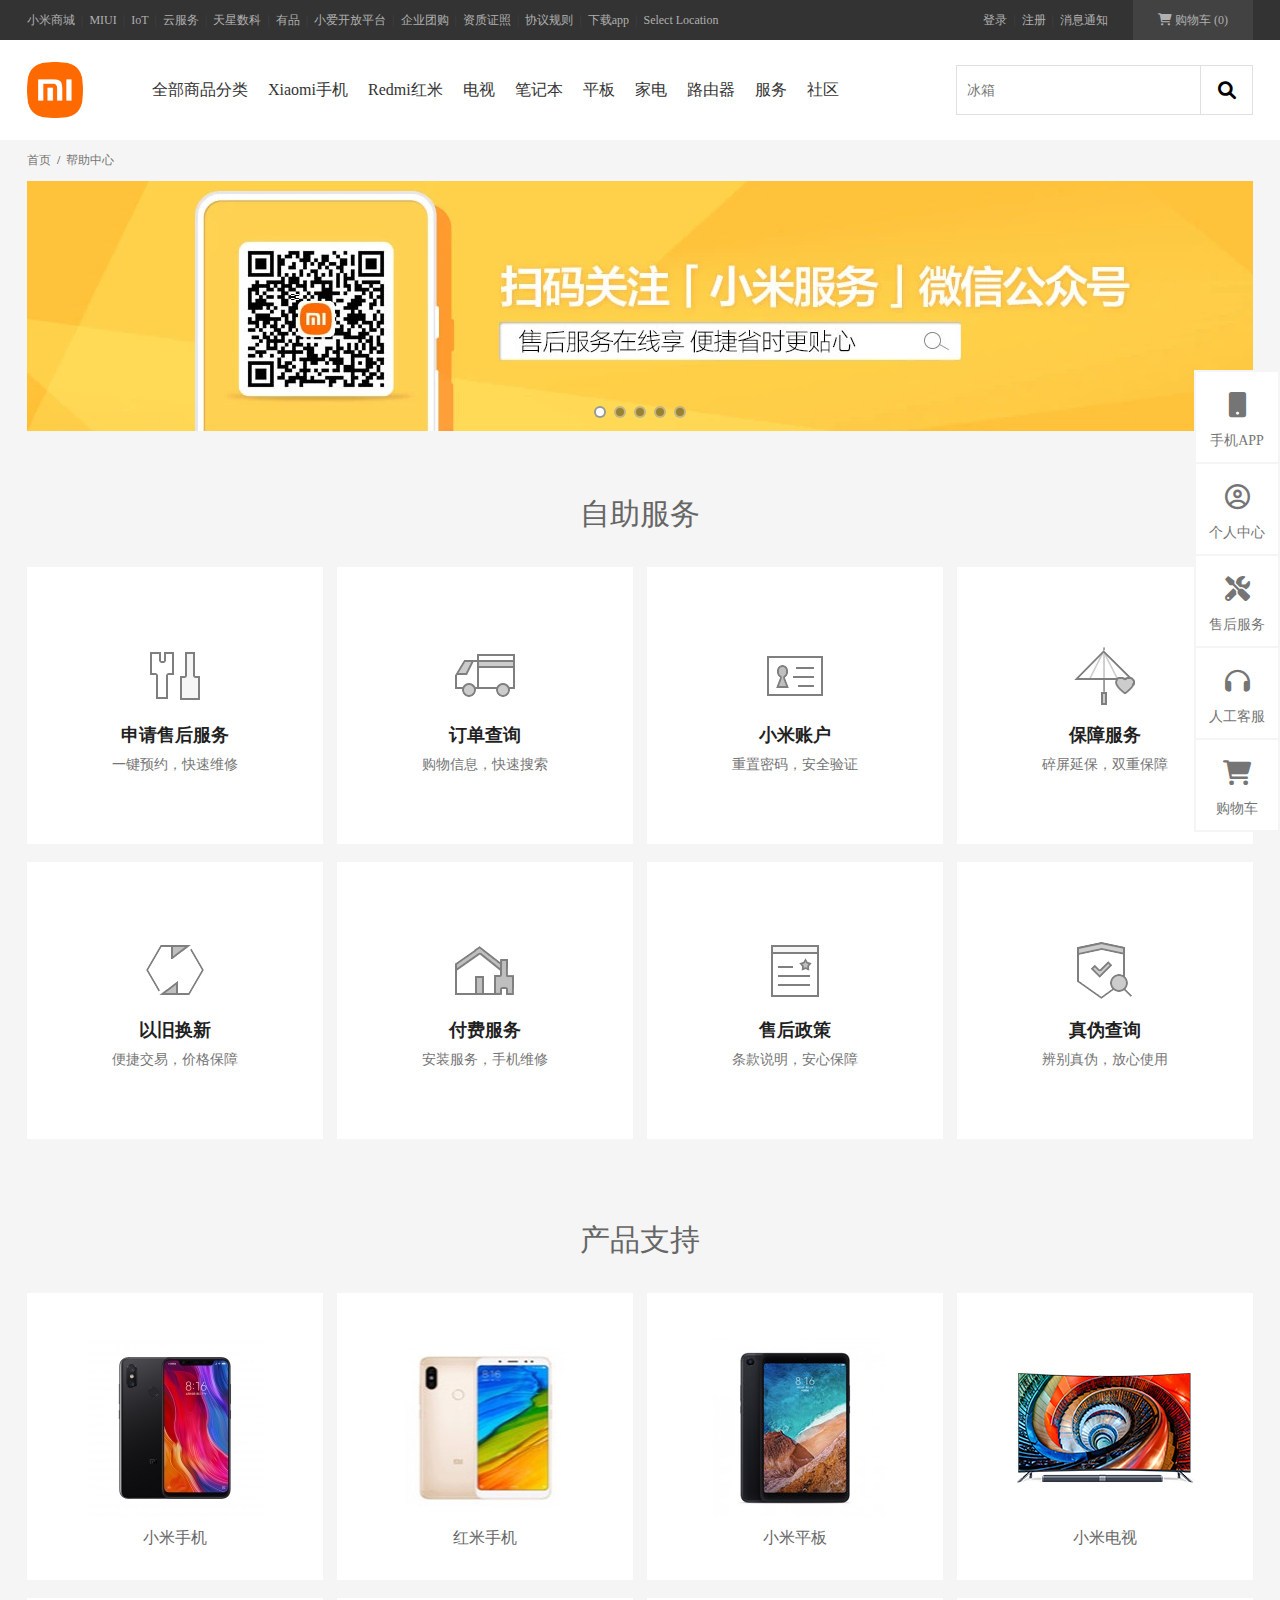
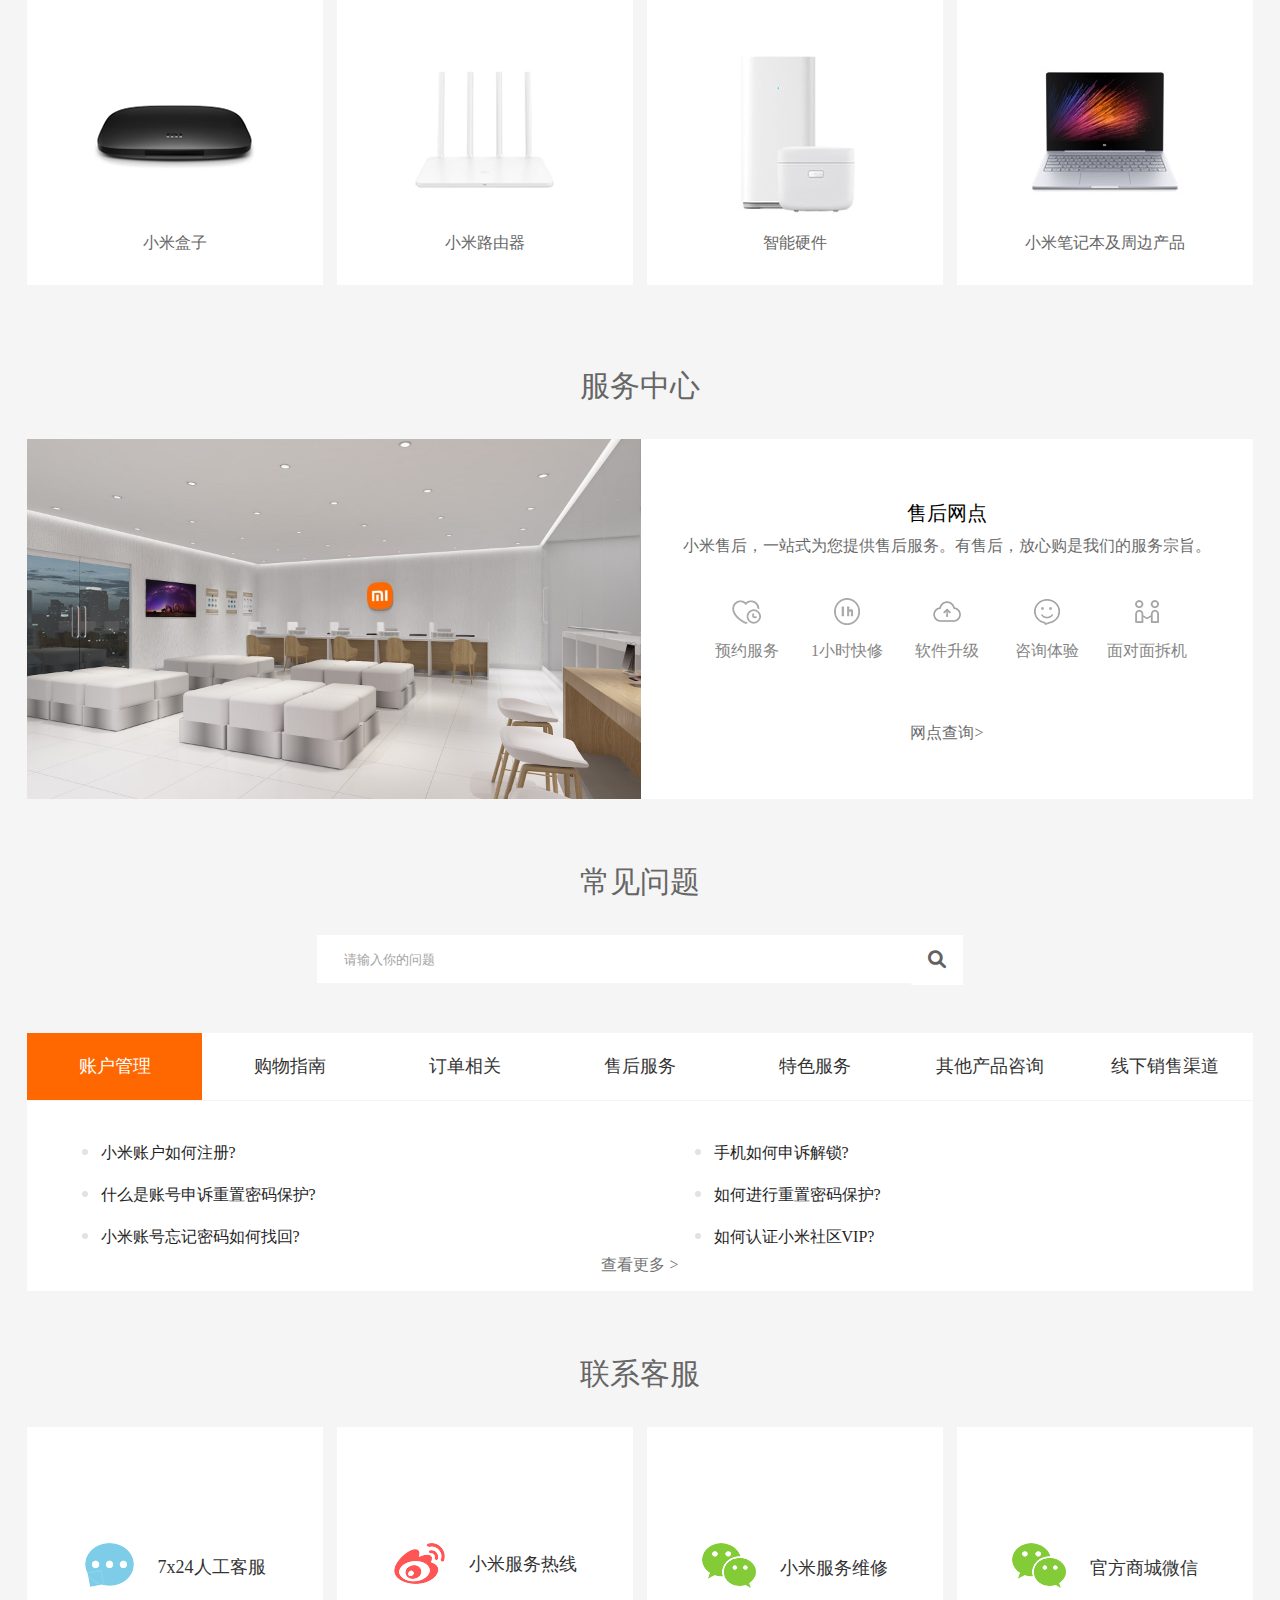
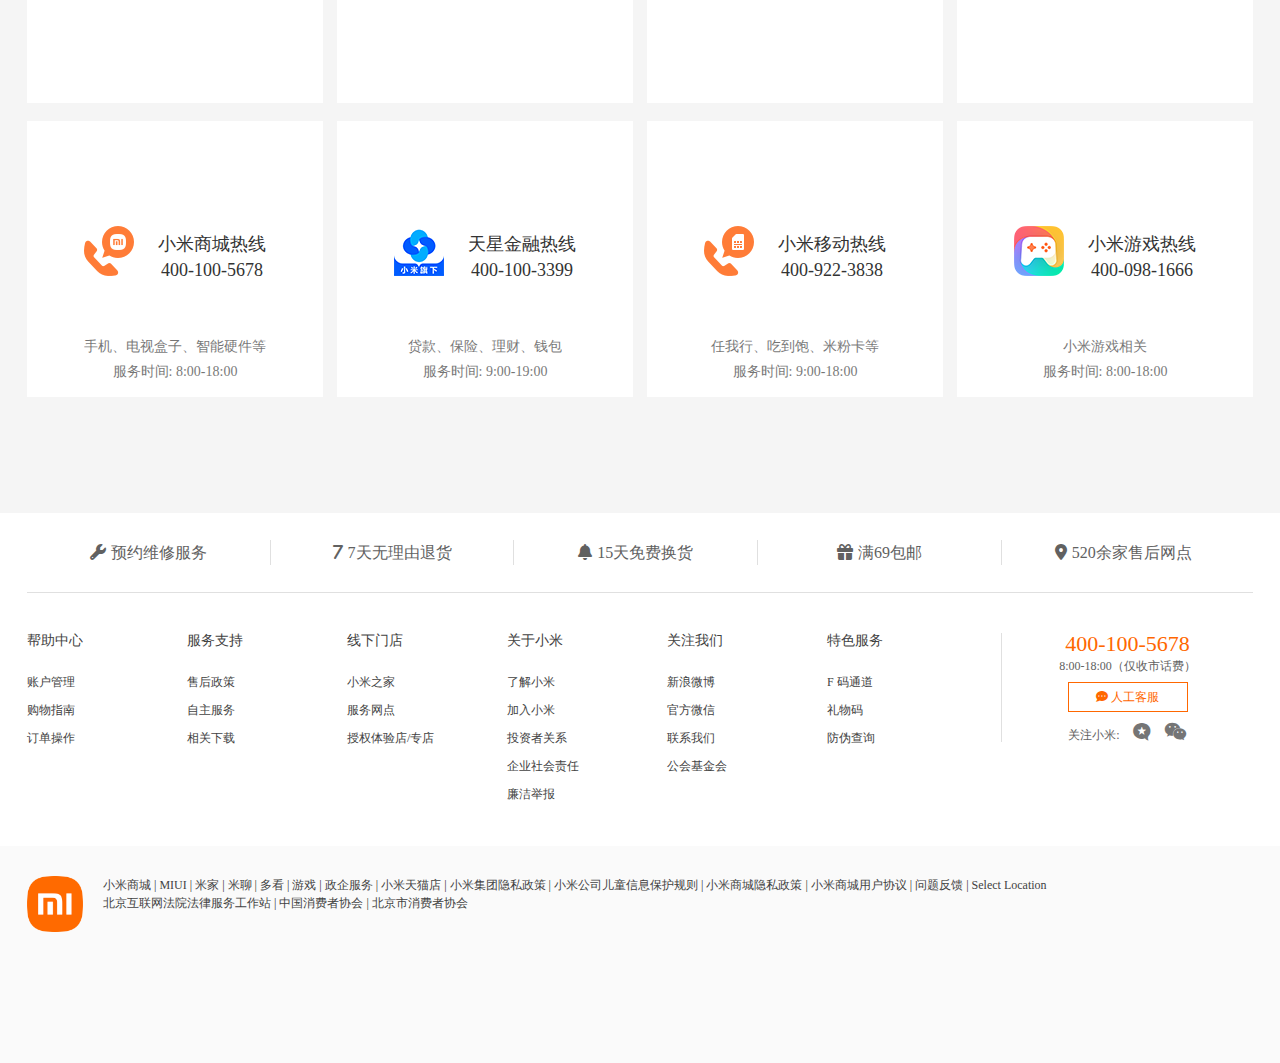
<file: service.html>
<!DOCTYPE html>
<html lang="en">

<head>
    <meta charset="UTF-8">
    <meta http-equiv="X-UA-Compatible" content="IE=edge">
    <meta name="viewport" content="width=device-width, initial-scale=1.0">
    <title>小米帮助中心-小米商城</title>
    <link rel="stylesheet" href="./css/service.min.css">
    <link rel="stylesheet" href="./css/base.min.css">
    <link rel="stylesheet" href="./css/reset.min.css">
    <link rel="stylesheet" href="./css/all.min.css">
    <link rel="stylesheet" href="./css/swiper-bundle.min.css">
    <script src="./js/jQuery.min.js"></script>
    <script src="./js/swiper-bundle.min.js"></script>
    <script src="./js/service.min.js"></script>
    <link rel="icon" href="./favicon.ico">
</head>

<body style="height: 3000px;">
    <!-- 网页的顶部导航条 -->
    <!-- 顶部导航条外部的容器 -->
    <div class="head">
        <!-- 内部的容器 -->
        <div class="head-main w">
            <!-- 左侧的导航条 -->
            <div class="head-list">
                <ul>
                    <li><a href="javascript:;">小米商城</a></li>
                    <li class="line">|</li>
                    <li><a href="javascript:;">MIUI</a></li>
                    <li class="line">|</li>
                    <li><a href="javascript:;">IoT</a></li>
                    <li class="line">|</li>
                    <li><a href="javascript:;">云服务</a></li>
                    <li class="line">|</li>
                    <li><a href="javascript:;">天星数科</a></li>
                    <li class="line">|</li>
                    <li><a href="javascript:;">有品</a></li>
                    <li class="line">|</li>
                    <li><a href="javascript:;">小爱开放平台</a></li>
                    <li class="line">|</li>
                    <li><a href="javascript:;">企业团购</a></li>
                    <li class="line">|</li>
                    <li><a href="javascript:;">资质证照</a></li>
                    <li class="line">|</li>
                    <li><a href="javascript:;">协议规则</a></li>
                    <li class="line">|</li>
                    <li><a class="app" href="javascript:;">下载app
                            <!-- 添加一个弹出层 -->
                            <div class="qrcode">
                                <img src="img/mi-qrcode.png">
                                <p>小米商城APP</p>
                            </div>
                        </a></li>
                    <li class="line">|</li>
                    <!-- <li><a href="javascript:;">智能生活</a></li>
                    <li class="line">|</li> -->
                    <li><a href="javascript:;">Select Location</a></li>
                </ul>
            </div>
            <!-- 用户购物车 -->
            <div class="shop-car">
                <div class="car">
                    <a href="javascript:;">
                        <i class="fas fa-shopping-cart"></i>
                        <span>购物车&nbsp;(0)</span>
                    </a>
                </div>
            </div>
            <!-- 用户登录导航条 -->
            <div class="user-info">
                <ul>
                    <li><a href="javascript:;">登录</a></li>
                    <li class="line">|</li>
                    <li><a href="javascript:;">注册</a></li>
                    <li class="line">|</li>
                    <li><a href="javascript:;" class="ding">消息通知</a></li>
                </ul>
            </div>
        </div>
    </div>

    <!-- logo导航条的容器-->
    <div class="phone-bar ">
        <!-- 内部容器 -->
        <div class="phone-main w">
            <div class="logo"><a href="index.html"><img src="img/mi-logo.png" alt=""></a></div>
            <div class="phone-list">
                <ul>
                    <li class="all-thing-wrapper">
                        <a href="javascript:;" class="all-thing"><span>全部商品分类</span></a>
                        <!-- 左侧导航条 -->
                        <ul class="left-meau">
                            <li><a href="javascript:;">
                                    手机
                                    <i class="fa fa-angle-right"></i>
                                </a>
                            </li>
                            <li><a href="javascript:;">
                                    电视
                                    <i class="fa fa-angle-right"></i>
                                </a>
                            </li>
                            <li><a href="javascript:;">
                                    笔记本 平板
                                    <i class="fa fa-angle-right"></i>
                                </a>
                            </li>
                            <li><a href="javascript:;">
                                    家电
                                    <i class="fa fa-angle-right"></i>
                                </a>
                            </li>
                            <li><a href="javascript:;">
                                    出行 穿戴
                                    <i class="fa fa-angle-right"></i>
                                </a>
                            </li>
                            <li><a href="javascript:;">
                                    智能 路由器
                                    <i class="fa fa-angle-right"></i>
                                </a>
                            </li>
                            <li><a href="javascript:;">
                                    电源 配件
                                    <i class="fa fa-angle-right"></i>
                                </a>
                            </li>
                            <li><a href="javascript:;">
                                    健康 儿童
                                    <i class="fa fa-angle-right"></i>
                                </a>
                            </li>
                            <li><a href="javascript:;">
                                    耳机 音箱
                                    <i class="fa fa-angle-right"></i>
                                </a>
                            </li>
                            <li><a href="javascript:;">
                                    生活 箱包
                                    <i class="fa fa-angle-right"></i>
                                </a>
                            </li>
                        </ul>
                    </li>
                    <li><a href="javascript:;" class="thing-wrapper"><span>Xiaomi手机</span></a></li>
                    <li><a href="javascript:;" class="thing-wrapper"><span>Redmi红米</span></a></li>
                    <li><a href="javascript:;" class="thing-wrapper"><span>电视</span></a></li>
                    <li><a href="javascript:;" class="thing-wrapper"><span>笔记本</span></a></li>
                    <li><a href="javascript:;" class="thing-wrapper"><span>平板</span></a></li>
                    <li><a href="javascript:;" class="thing-wrapper"><span>家电</span></a></li>
                    <li><a href="javascript:;" class="thing-wrapper"><span>路由器</span></a></li>
                    <li><a href="service.html" class="thing-wrapper" target="_blank"><span>服务</span></a></li>
                    <li><a href="javascript:;" class="thing-wrapper"><span>社区</span></a></li>
                </ul>
            </div>
            <!-- 搜索框 -->
            <div class="search-wrapper">
                <form action="" class="search">
                    <input type="text" class="search-inp">
                    <button class="search-btn">
                        <i class="fas fa-search"></i>
                    </button>
                </form>
                <div class="search-list">
                    <li><a href="javascript:;">全部商品</a></li>
                    <li><a href="javascript:;">小米手机</a></li>
                    <li><a href="javascript:;">红米</a></li>
                    <li><a href="javascript:;">耳机</a></li>
                    <li><a href="javascript:;">空调</a></li>
                    <li><a href="javascript:;">黑鲨4</a></li>
                    <li><a href="javascript:;">电视</a></li>
                    <li><a href="javascript:;">小米平板5 P</a></li>
                </div>
            </div>
            <div class="car-list">
                <div class="car-content">
                    <span>购物车中还没有商品，赶紧选购吧!</span>
                </div>
            </div>
        </div>
        <!-- 手机的下拉框 -->
        <div class="phone-xiala">
            <div>
                <ul class="children-list w">
                    <li>
                        <a href="javascript:;">
                            <div class="figure-thumb">
                                <img src="./img/index/Xiaomi手机-1.webp">
                            </div>
                            <div class="title">Xiaomi 12 Pro</div>
                            <p class="price">4699起</p>
                        </a>
                    </li>
                    <li>
                        <a href="javascript:;">
                            <div class="figure-thumb">
                                <img src="./img/index/Xiaomi手机-2.webp">
                            </div>
                            <div class="title">Xiaomi 12</div>
                            <p class="price">3699起</p>
                        </a>
                    </li>
                    <li>
                        <a href="javascript:;">
                            <div class="figure-thumb">
                                <img src="./img/index/Xiaomi手机-3.webp">
                            </div>
                            <div class="title">Xiaomi 12x</div>
                            <p class="price">3199起</p>
                        </a>
                    </li>
                    <li>
                        <a href="javascript:;">
                            <div class="figure-thumb">
                                <img src="./img/index/Xiaomi手机-4.webp">
                            </div>
                            <div class="title">Xiaomi 11青春活力版</div>
                            <p class="price">1999起</p>
                        </a>
                    </li>
                    <li>
                        <a href="javascript:;">
                            <div class="figure-thumb">
                                <img src="./img/index/Xiaomi手机-5.webp">
                            </div>
                            <div class="title">Xiaomi Civi</div>
                            <p class="price">2299起</p>
                        </a>
                    </li>
                    <li>
                        <a href="javascript:;">
                            <div class="figure-thumb">
                                <img src="./img/index/Xiaomi手机-6.webp">
                            </div>
                            <div class="title">Xiaomi MIX 4</div>
                            <p class="price">4199起</p>
                        </a>
                    </li>
                </ul>
            </div>
            <div>
                <ul class="children-list w">
                    <li>
                        <a href="javascript:;">
                            <div class="figure-thumb">
                                <img src="./img/index/Redmi手机-1.webp">
                            </div>
                            <div class="title">Redmi K50 电竞版</div>
                            <p class="price">3299起</p>
                        </a>
                    </li>
                    <li>
                        <a href="javascript:;">
                            <div class="figure-thumb">
                                <img src="./img/index/Redmi手机-2.webp">
                            </div>
                            <div class="title">Redmi Note 11 Pro系列</div>
                            <p class="price">1799起</p>
                        </a>
                    </li>
                    <li>
                        <a href="javascript:;">
                            <div class="figure-thumb">
                                <img src="./img/index/Redmi手机-3.webp">
                            </div>
                            <div class="title">Redmi Note 11 5G</div>
                            <p class="price">1199起</p>
                        </a>
                    </li>
                    <li>
                        <a href="javascript:;">
                            <div class="figure-thumb">
                                <img src="./img/index/Redmi手机-4.webp">
                            </div>
                            <div class="title">Redmi Note 11 4G</div>
                            <p class="price">999起</p>
                        </a>
                    </li>
                    <li>
                        <a href="javascript:;">
                            <div class="figure-thumb">
                                <img src="./img/index/Redmi手机-5.webp">
                            </div>
                            <div class="title">Redmi Note 10 Pro</div>
                            <p class="price">1499起</p>
                        </a>
                    </li>
                    <li>
                        <a href="javascript:;">
                            <div class="figure-thumb">
                                <img src="./img/index/Redmi手机-6.webp">
                            </div>
                            <div class="title">Redmi Note 10 5G</div>
                            <p class="price">1099起</p>
                        </a>
                    </li>
                </ul>
            </div>
            <div>
                <ul class="children-list w">
                    <li>
                        <a href="javascript:;">
                            <div class="figure-thumb">
                                <img src="./img/index/Xiaomi电视-1.webp">
                            </div>
                            <div class="title">Redmi智能电视X55 2022</div>
                            <p class="price">2699元</p>
                        </a>
                    </li>
                    <li>
                        <a href="javascript:;">
                            <div class="figure-thumb">
                                <img src="./img/index/Xiaomi电视-2.webp">
                            </div>
                            <div class="title">Redmi智能电视X65 2022</div>
                            <p class="price">3499元</p>
                        </a>
                    </li>
                    <li>
                        <a href="javascript:;">
                            <div class="figure-thumb">
                                <img src="./img/index/Xiaomi电视-3.webp">
                            </div>
                            <div class="title">小米电视6 65° OLED</div>
                            <p class="price">6999元</p>
                        </a>
                    </li>
                    <li>
                        <a href="javascript:;">
                            <div class="figure-thumb">
                                <img src="./img/index/Xiaomi电视-4.webp">
                            </div>
                            <div class="title">小米电视 大师 77° OLED</div>
                            <p class="price">17999元</p>
                        </a>
                    </li>
                    <li>
                        <a href="javascript:;">
                            <div class="figure-thumb">
                                <img src="./img/index/Xiaomi电视-5.webp">
                            </div>
                            <div class="title">小米透明电视</div>
                            <p class="price">49999元</p>
                        </a>
                    </li>
                    <li>
                        <a href="javascript:;">
                            <div class="figure-thumb">
                                <img src="./img/index/Xiaomi电视-6.webp">
                            </div>
                            <div class="title">小米电视 大师 65英寸OLED</div>
                            <p class="price">8999元</p>
                        </a>
                    </li>
                </ul>
            </div>
            <div>
                <ul class="children-list w">
                    <li>
                        <a href="javascript:;">
                            <div class="figure-thumb">
                                <img src="./img/index/Xiaomi笔记本-1.webp">
                            </div>
                            <div class="title">RedmiBook Pro 14 增强版</div>
                            <p class="price">4999元起</p>
                        </a>
                    </li>
                    <li>
                        <a href="javascript:;">
                            <div class="figure-thumb">
                                <img src="./img/index/Xiaomi笔记本-2.webp">
                            </div>
                            <div class="title">小米笔记本 Pro 14 锐龙版</div>
                            <p class="price">5499元起</p>
                        </a>
                    </li>
                    <li>
                        <a href="javascript:;">
                            <div class="figure-thumb">
                                <img src="./img/index/Xiaomi笔记本-3.webp">
                            </div>
                            <div class="title">RedmiBook Pro 15 增强版</div>
                            <p class="price">5299元起</p>
                        </a>
                    </li>
                    <li>
                        <a href="javascript:;">
                            <div class="figure-thumb">
                                <img src="./img/index/Xiaomi笔记本-4.webp">
                            </div>
                            <div class="title">小米笔记本Pro X 14</div>
                            <p class="price">7999元</p>
                        </a>
                    </li>
                    <li>
                        <a href="javascript:;">
                            <div class="figure-thumb">
                                <img src="./img/index/Xiaomi笔记本-5.webp">
                            </div>
                            <div class="title">Redmi G 2021 intel版</div>
                            <p class="price">6499元</p>
                        </a>
                    </li>
                    <li>
                        <a href="javascript:;">
                            <div class="figure-thumb">
                                <img src="./img/index/Xiaomi笔记本-6.webp">
                            </div>
                            <div class="title">Redmi G 2021 AMD版</div>
                            <p class="price">7999元</p>
                        </a>
                    </li>
                </ul>
            </div>
            <div>
                <ul class="children-list w">
                    <li>
                        <a href="javascript:;">
                            <div class="figure-thumb">
                                <img src="./img/index/Xiaomi平板-1.webp">
                            </div>
                            <div class="title">小米平板5</div>
                            <p class="price">1999元起</p>
                        </a>
                    </li>
                    <li>
                        <a href="javascript:;">
                            <div class="figure-thumb">
                                <img src="./img/index/Xiaomi平板-2.webp">
                            </div>
                            <div class="title">小米平板5 Pro 5G</div>
                            <p class="price">3499元</p>
                        </a>
                    </li>
                    <li>
                        <a href="javascript:;">
                            <div class="figure-thumb">
                                <img src="./img/index/Xiaomi平板-3.webp">
                            </div>
                            <div class="title">小米平板5 Pro</div>
                            <p class="price">2499元起</p>
                        </a>
                    </li>
                </ul>
            </div>
            <div>
                <ul class="children-list w">
                    <li>
                        <a href="javascript:;">
                            <div class="figure-thumb">
                                <img src="./img/index/Xiaomi家电-1.webp">
                            </div>
                            <div class="title">巨省电 | 米家空调 新一级 1.5匹 睡眠版</div>
                            <p class="price">2399元</p>
                        </a>
                    </li>
                    <li>
                        <a href="javascript:;">
                            <div class="figure-thumb">
                                <img src="./img/index/Xiaomi家电-2.webp">
                            </div>
                            <div class="title">巨省电 3匹|变频|新一级能效（鎏金款）</div>
                            <p class="price">5699元</p>
                        </a>
                    </li>
                    <li>
                        <a href="javascript:;">
                            <div class="figure-thumb">
                                <img src="./img/index/Xiaomi家电-3.webp">
                            </div>
                            <div class="title">米家风冷对开门冰箱 483L</div>
                            <p class="price">2399元</p>
                        </a>
                    </li>
                    <li>
                        <a href="javascript:;">
                            <div class="figure-thumb">
                                <img src="./img/index/Xiaomi家电-4.webp">
                            </div>
                            <div class="title">米家扫地机器人 1T</div>
                            <p class="price">1999元</p>
                        </a>
                    </li>
                    <li>
                        <a href="javascript:;">
                            <div class="figure-thumb">
                                <img src="./img/index/Xiaomi家电-5.webp">
                            </div>
                            <div class="title">小米净水器S1 800G</div>
                            <p class="price">1799元</p>
                        </a>
                    </li>
                </ul>
            </div>
            <div>
                <ul class="children-list w">
                    <li>
                        <a href="javascript:;">
                            <div class="figure-thumb">
                                <img src="./img/index/Xiaomi路由器-1.webp">
                            </div>
                            <div class="title">Redmi 电竞路由器 AX5400</div>
                            <p class="price">599元</p>
                        </a>
                    </li>
                    <li>
                        <a href="javascript:;">
                            <div class="figure-thumb">
                                <img src="./img/index/Xiaomi路由器-2.webp">
                            </div>
                            <div class="title">小米路由器AX6000</div>
                            <p class="price">599元</p>
                        </a>
                    </li>
                    <li>
                        <a href="javascript:;">
                            <div class="figure-thumb">
                                <img src="./img/index/Xiaomi路由器-3.webp">
                            </div>
                            <div class="title">小米路由器AX9000</div>
                            <p class="price">2399元</p>
                        </a>
                    </li>
                    <li>
                        <a href="javascript:;">
                            <div class="figure-thumb">
                                <img src="./img/index/Xiaomi路由器-4.webp">
                            </div>
                            <div class="title">Redmi路由器AC2100</div>
                            <p class="price">199元</p>
                        </a>
                    </li>
                    <li>
                        <a href="javascript:;">
                            <div class="figure-thumb">
                                <img src="./img/index/Xiaomi路由器-5.jpg">
                            </div>
                            <div class="title">小米路由器4A 千兆版</div>
                            <p class="price">129元</p>
                        </a>
                    </li>
                    <li>
                        <a href="javascript:;">
                            <div class="figure-thumb">
                                <img src="./img/index/Xiaomi路由器-6.png">
                            </div>
                            <div class="title">查看全部</div>
                            <div class="title">小米路由器</div>
                        </a>
                    </li>
                </ul>
            </div>
        </div>
    </div>

    <!-- 小titile -->
    <div class="title">
        <div class="title-text w">
            <a href="javascript:;">首页</a>
            &nbsp;<span>/</span>&nbsp;
            <a href="javascript:;">帮助中心</a>
        </div>
    </div>

    <!-- 轮播图 -->
    <div class="turn-picture w">
        <div class="swiper mySwiper">
            <div class="swiper-wrapper">
                <div class="swiper-slide"><img src="./img/service/exchange-1.webp"></div>
                <div class="swiper-slide"><img src="./img/service/exchange-2.webp"></div>
                <div class="swiper-slide"><img src="./img/service/exchange-3.webp"></div>
                <div class="swiper-slide"><img src="./img/service/exchange-4.webp"></div>
                <div class="swiper-slide"><img src="./img/service/exchange-5.webp"></div>
            </div>
            <!-- <div class="swiper-button-next"></div>
            <div class="swiper-button-prev"></div> -->
            <div class="swiper-pagination"></div>
        </div>
        <div class="item"></div>
    </div>

    <!-- 服务内容模块 -->
    <div class="service-index">
        <div class="container">
            <!-- 自助服务内容详情 -->
            <div class="service-index-fquestion w">
                <h2>自助服务</h2>
                <div>
                    <ul>
                        <li class="service-transi-up"><a href="javascript:;"><img src="./img/service/service-1.png">
                                <h3>申请售后服务</h3>
                                <span>一键预约，快速维修</span>
                            </a></li>
                        <li class="service-transi-up"><a href="javascript:;"><img src="./img/service/service-2.png">
                                <h3>订单查询</h3>
                                <span>购物信息，快速搜索</span>
                            </a></li>
                        <li class="service-transi-up"><a href="javascript:;"><img src="./img/service/service-3.png">
                                <h3>小米账户</h3>
                                <span>重置密码，安全验证</span>
                            </a></li>
                        <li class="service-transi-up"><a href="javascript:;"><img src="./img/service/service-4.png">
                                <h3>保障服务</h3>
                                <span>碎屏延保，双重保障</span>
                            </a></li>
                        <li class="service-transi-up"><a href="javascript:;"><img src="./img/service/service-5.png">
                                <h3>以旧换新</h3>
                                <span>便捷交易，价格保障</span>
                            </a></li>
                        <li class="service-transi-up"><a href="javascript:;"><img src="./img/service/service-6.png">
                                <h3>付费服务</h3>
                                <span>安装服务，手机维修</span>
                            </a></li>
                        <li class="service-transi-up"><a href="javascript:;"><img src="./img/service/service-7.png">
                                <h3>售后政策</h3>
                                <span>条款说明，安心保障</span>
                            </a></li>
                        <li class="service-transi-up"><a href="javascript:;"><img src="./img/service/service-8.png">
                                <h3>真伪查询</h3>
                                <span>辨别真伪，放心使用</span>
                            </a></li>
                    </ul>
                </div>
            </div>
            <!-- 产品支持内容详情 -->
            <div class="service-index-goods w">
                <h2>产品支持</h2>
                <div>
                    <ul>
                        <li class="service-transi-up"><a href="javascript:;"><img src="./img/service/goods-1.jpg">
                                <span>小米手机</span>
                            </a></li>
                        <li class="service-transi-up"><a href="javascript:;"><img src="./img/service/goods-2.jpg">
                                <span>红米手机</span>
                            </a></li>
                        <li class="service-transi-up"><a href="javascript:;"><img src="./img/service/goods-3.jpg">
                                <span>小米平板</span>
                            </a></li>
                        <li class="service-transi-up"><a href="javascript:;"><img src="./img/service/goods-4.jpg">
                                <span>小米电视</span>
                            </a></li>
                        <li class="service-transi-up"><a href="javascript:;"><img src="./img/service/goods-5.jpg">
                                <span>小米盒子</span>
                            </a></li>
                        <li class="service-transi-up"><a href="javascript:;"><img src="./img/service/goods-6.jpg">
                                <span>小米路由器</span>
                            </a></li>
                        <li class="service-transi-up"><a href="javascript:;"><img src="./img/service/goods-7.jpg">
                                <span>智能硬件</span>
                            </a></li>
                        <li class="service-transi-up"><a href="javascript:;"><img src="./img/service/goods-8.jpg">
                                <span>小米笔记本及周边产品</span>
                            </a></li>
                    </ul>
                </div>
            </div>
            <!-- 服务中心内容 -->
            <div class="service-index-center w">
                <h2>服务中心</h2>
                <div class="center-content">
                    <div class="left">
                        <img src="./img/service/service-Center.jpg">
                    </div>
                    <div class="right">
                        <p>售后网点</p>
                        <span>小米售后，一站式为您提供售后服务。有售后，放心购是我们的服务宗旨。</span>
                        <div class="icon-wrap">
                            <dl>
                                <dd>
                                    <img src="./img/service/serviceCenter_icon1.png">
                                </dd>
                                <dt>预约服务</dt>
                            </dl>
                            <dl>
                                <dd>
                                    <img src="./img/service/serviceCenter_icon2.png">
                                </dd>
                                <dt>1小时快修</dt>
                            </dl>
                            <dl>
                                <dd>
                                    <img src="./img/service/serviceCenter_icon3.png">
                                </dd>
                                <dt>软件升级</dt>
                            </dl>
                            <dl>
                                <dd>
                                    <img src="./img/service/serviceCenter_icon4.png">
                                </dd>
                                <dt>咨询体验</dt>
                            </dl>
                            <dl>
                                <dd>
                                    <img src="./img/service/serviceCenter_icon5.png">
                                </dd>
                                <dt>面对面拆机</dt>
                            </dl>
                        </div>
                        <a href="javascript:;">网点查询></a>
                    </div>
                </div>
            </div>
            <!-- 常见问题内容 -->
            <div class="service-index-question w">
                <h2>常见问题</h2>
                <div class="input">
                    <input type="text" class="question" placeholder="请输入你的问题">
                    <button><i class="fa fa-search"></i></button>
                    <p class="tips" style="display: none;">搜索内容不能为空</p>
                </div>
                <ul class="tab-list w">
                    <li class="active">账户管理</li>
                    <li>购物指南</li>
                    <li>订单相关</li>
                    <li>售后服务</li>
                    <li>特色服务</li>
                    <li>其他产品咨询</li>
                    <li>线下销售渠道</li>
                </ul>
                <div class="tab-content w">
                    <div class="per">
                        <ul>
                            <li><a href="javascript:;">小米账户如何注册?</a></li>
                            <li><a href="javascript:;">手机如何申诉解锁?</a></li>
                            <li><a href="javascript:;">什么是账号申诉重置密码保护?</a></li>
                            <li><a href="javascript:;">如何进行重置密码保护?</a></li>
                            <li><a href="javascript:;">小米账号忘记密码如何找回?</a></li>
                            <li><a href="javascript:;">如何认证小米社区VIP?</a></li>
                        </ul>
                        <a href="javascript:;" class="more w">查看更多 ></a>
                    </div>
                </div>
            </div>
            <!-- 联系客服内容 -->
            <div class="service-index-content w">
                <h2>联系客服</h2>
                <div class="common-content">
                    <ul>
                        <li class="per service-transi-up">
                            <p>
                                <img src="./img/service/contact_icon1.png">
                                <span>7x24人工客服</span>
                            </p>
                        </li>
                        <li class="per service-transi-up">
                            <p>
                                <img src="./img/service/contact_icon2.png">
                                <span>小米服务热线</span>
                            </p>
                        </li>
                        <li class="per service-transi-up">
                            <p>
                                <img src="./img/service/contact_icon3.png">
                                <span>小米服务维修</span>
                            </p>
                        </li>
                        <li class="per service-transi-up">
                            <p>
                                <img src="./img/service/contact_icon3.png">
                                <span>官方商城微信</span>
                            </p>
                        </li>
                        <li class="per service-transi-bottom">
                            <p class="tip-top">
                                <img src="./img/service/contact_icon4.png">
                                <span class="two-line">
                                    小米商城热线<br>400-100-5678
                                </span>
                            </p>
                            <p class="tip">手机、电视盒子、智能硬件等<br>服务时间: 8:00-18:00</p>
                        </li>
                        <li class="per service-transi-bottom">
                            <p class="tip-top">
                                <img src="./img/service/contact_icon5.png">
                                <span class="two-line">
                                    天星金融热线<br>400-100-3399
                                </span>
                            </p>
                            <p class="tip">贷款、保险、理财、钱包<br>服务时间: 9:00-19:00</p>
                        </li>
                        <li class="per service-transi-bottom">
                            <p class="tip-top">
                                <img src="./img/service/contact_icon6.png">
                                <span class="two-line">
                                    小米移动热线<br>400-922-3838
                                </span>
                            </p>
                            <p class="tip">任我行、吃到饱、米粉卡等<br>服务时间: 9:00-18:00</p>
                        </li>
                        <li class="per service-transi-bottom">
                            <p class="tip-top">
                                <img src="./img/service/game.png">
                                <span class="two-line">
                                    小米游戏热线<br>400-098-1666
                                </span>
                            </p>
                            <p class="tip">小米游戏相关<br>服务时间: 8:00-18:00</p>
                        </li>
                    </ul>
                </div>
            </div>
        </div>
    </div>

    <!-- 网页中的工具条 -->
    <div class="back-top">
        <ul>
            <li><a href="javascript:;">
                    <i class="fa-solid fa-mobile-button"></i>
                    <span class="text">手机APP</span>
                </a></li>
            <li><a href="javascript:;">
                    <i class="fa-regular fa-circle-user"></i>
                    <span class="text">个人中心</span>
                </a></li>
            <li><a href="javascript:;">
                    <i class="fa-solid fa-screwdriver-wrench"></i>
                    <span class="text">售后服务</span>
                </a></li>
            <li><a href="javascript:;">
                    <i class="fas fa-headphones"></i>
                    <span class="text">人工客服</span>
                </a></li>
            <li><a href="javascript:;">
                    <i class="fas fa-shopping-cart"></i>
                    <span class="text">购物车</span>
                </a></li>
            <div class="back-top-active"><a href="javascript:;">
                    <i class="fa-solid fa-angles-up"></i>
                    <span class="text">返回顶部</span>
                </a>
            </div>
        </ul>
    </div>

    <!-- index网页的结尾部分 -->
    <div class="finnal">
        <!-- 结尾服务部分 -->
        <div class="finnal-service w">
            <ul>
                <li><a href="javascript:;"><i class="fa-solid fa-wrench"></i>预约维修服务</a></li>
                <li><a href="javascript:;"><i class="fa-solid fa-7"></i>7天无理由退货</a></li>
                <li><a href="javascript:;"><i class="fa-solid fa-bell"></i>15天免费换货</a></li>
                <li><a href="javascript:;"><i class="fa-solid fa-gift"></i>满69包邮</a></li>
                <li><a href="javascript:;"><i class="fa-solid fa-location-dot"></i>520余家售后网点</a></li>
            </ul>
        </div>
        <div class="finnal-links w">
            <dl class="col-links">
                <dt>帮助中心</dt>
                <dd><a href="javascript:;">账户管理</a></dd>
                <dd><a href="javascript:;">购物指南</a></dd>
                <dd><a href="javascript:;">订单操作</a></dd>
            </dl>
            <dl class="col-links">
                <dt>服务支持</dt>
                <dd><a href="javascript:;">售后政策</a></dd>
                <dd><a href="javascript:;">自主服务</a></dd>
                <dd><a href="javascript:;">相关下载</a></dd>
            </dl>
            <dl class="col-links">
                <dt>线下门店</dt>
                <dd><a href="javascript:;">小米之家</a></dd>
                <dd><a href="javascript:;">服务网点</a></dd>
                <dd><a href="javascript:;">授权体验店/专店</a></dd>
            </dl>
            <dl class="col-links">
                <dt>关于小米</dt>
                <dd><a href="javascript:;">了解小米</a></dd>
                <dd><a href="javascript:;">加入小米</a></dd>
                <dd><a href="javascript:;">投资者关系</a></dd>
                <dd><a href="javascript:;">企业社会责任</a></dd>
                <dd><a href="javascript:;">廉洁举报</a></dd>
            </dl>
            <dl class="col-links">
                <dt>关注我们</dt>
                <dd><a href="javascript:;">新浪微博</a></dd>
                <dd><a href="javascript:;">官方微信</a></dd>
                <dd><a href="javascript:;">联系我们</a></dd>
                <dd><a href="javascript:;">公会基金会</a></dd>
            </dl>
            <dl class="col-links">
                <dt>特色服务</dt>
                <dd><a href="javascript:;">F 码通道</a></dd>
                <dd><a href="javascript:;">礼物码</a></dd>
                <dd><a href="javascript:;">防伪查询</a></dd>
            </dl>

            <div class="col-contact">
                <p class="phone">400-100-5678</p>
                <p>8:00-18:00（仅收市话费）</p>
                <a href="Javascript:;" class="btn-primary">
                    <i class="fa-solid fa-comment-dots"></i>
                    人工客服
                </a>
                <div class="floow">
                    关注小米:
                    <a href="javascript:;"><i class="fa-brands fa-microblog"></i></a>
                    <a href="javascript:;"><i class="fa-brands fa-weixin"></i></a>
                    <img src="./img/mi-qrcode.png" class="qr-img">
                </div>
            </div>
        </div>

    </div>

    <!-- index网页底部宣传语 -->
    <div class="info">
        <div class="info-text w">
            <img src="./img/mi-logo.png">
            <p class="sites">
                <a href="javascript:;">小米商城</a>
                <span class="sep">|</span>
                <a href="javascript:;">MIUI</a>
                <span class="sep">|</span>
                <a href="javascript:;">米家</a>
                <span class="sep">|</span>
                <a href="javascript:;">米聊</a>
                <span class="sep">|</span>
                <a href="javascript:;">多看</a>
                <span class="sep">|</span>
                <a href="javascript:;">游戏</a>
                <span class="sep">|</span>
                <a href="javascript:;">政企服务</a>
                <span class="sep">|</span>
                <a href="javascript:;">小米天猫店</a>
                <span class="sep">|</span>
                <a href="javascript:;">小米集团隐私政策</a>
                <span class="sep">|</span>
                <a href="javascript:;">小米公司儿童信息保护规则</a>
                <span class="sep">|</span>
                <a href="javascript:;">小米商城隐私政策</a>
                <span class="sep">|</span>
                <a href="javascript:;">小米商城用户协议</a>
                <span class="sep">|</span>
                <a href="javascript:;">问题反馈</a>
                <span class="sep">|</span>
                <a href="javascript:;">Select Location</a>
            </p>
            <p class="sites">
                <a href="javascript:;">北京互联网法院法律服务工作站</a>
                <span class="sep">|</span>
                <a href="javascript:;">中国消费者协会</a>
                <span class="sep">|</span>
                <a href="javascript:;">北京市消费者协会</a>
            </p>
        </div>
    </div>
</body>

</html>
</file>
<file: css/index.min.css>
.head{width:100%;height:40px;line-height:40px;background-color:#333}.head a{font-size:12px;color:#b0b0b0;display:block}.head-main .line{color:#424242;font-size:12px;margin:0 6px}.head-list,.head-main li{float:left}.head-list a:hover,.user-info a:hover{color:#fff}.app::after{content:'';display:none;width:0;height:0;border:8px solid transparent;border-bottom-color:#fff;position:absolute;bottom:0;right:0;left:0;margin:auto}.app{position:relative}.app:hover .qrcode,.app:hover::after{display:block;height:148px}.head-list .qrcode{position:absolute;left:-34px;height:0;overflow:hidden;width:124px;line-height:.5;background-color:#fff;box-shadow:0 0 10px rgba(0,0,0,.3);transition:height .5s;z-index:9999}.qrcode p{font-size:15px;text-align:center;color:#222}.qrcode img{width:90px;height:90px;margin:17px}.user-info{float:right}.shop-car{float:right;margin-left:25px;background-color:red;background-color:#424242}.shop-car .car a{text-align:center;width:120px;height:40px;color:#b0b0b0}.phone-bar .car-list{position:absolute;float:right;top:0;right:0;width:316px;height:100px;box-shadow:0 5px 10px rgba(0,0,0,.2);background-color:#fff;z-index:9999;display:none}.phone-bar .car-list .car-content{font-size:12px;line-height:100px;text-align:center;display:none}.phone-main{width:1226px;height:100px;line-height:100px;margin:0 auto;position:relative}.phone-main .logo img{float:left;width:56px;height:56px;margin-top:22px}.phone-list>ul>li{float:left}.all-thing{width:127px;height:88px;padding-right:15px;padding-top:12px}.phone-list .thing-wrapper{color:#333;padding:26px 10px 38px;margin:26px 0 38px 0;line-height:100px;transition:color .2s;cursor:default}.phone-list .thing-wrapper span{height:17px!important;cursor:pointer}.phone-list{margin-left:115px}.phone-list .all-thing{visibility:hidden}.phone-list .thing-wrapper:hover{color:#ff6700}.search-wrapper{position:relative;float:right;width:297px;height:50px;line-height:50px;margin-top:25px}.search-wrapper .search-inp{box-sizing:border-box;float:left;font-size:14px;width:245px;height:50px;padding:0 10px;border:1px solid #e0e0e0;outline:0}.search-wrapper .search-btn{float:left;width:52px;height:50px;border:none;border:1px solid #e0e0e0;border-left:none;background-color:#fff}.search-wrapper .search-btn i{font-size:18px}.search-wrapper .search-btn:hover{background-color:#ff6700;color:#fff;border:none}.search-wrapper .search-inp:focus,.search-wrapper .search-inp:focus+.search-btn{border-color:#ff6700}.search-wrapper .search-list{position:absolute;top:50px;width:243px;height:300px;background:#fff;border:1px solid #ff6700;border-top:none;z-index:999;display:flex;align-items:flex-start;flex-direction:column;display:none}.search-wrapper .search-list li{list-style:none;line-height:37.5px;flex-grow:1}.search-wrapper .search-list a{display:block;width:233px;padding-left:10px;color:#333;font-size:12px}.search-wrapper .search-list a:hover{background-color:#fafafa}.all-thing-wrapper{position:relative}.left-menu{position:absolute;left:-115px;width:234px;height:420px;line-height:1;padding:20px 0;background-color:rgba(105,101,101,.6);z-index:999}.left-menu i{float:right;line-height:42px;font-size:20px;padding-right:25px}.left-menu li a{display:block;line-height:42px;padding-left:30px;font-size:14px;color:#fff}.left-menu li:hover{background-color:#ff6700;color:#fff}.phone-bar{position:relative}.phone-xiala{position:absolute;left:0;top:100px;width:100%;height:229px;overflow:hidden;background-color:#fff;box-shadow:0 7px 10px rgba(0,0,0,.2);border-top:1px solid #e0e0e0;z-index:999;display:none}.phone-xiala .children-list .figure-thumb{width:160px;height:110px;margin:0 auto 16px;text-align:center}.phone-xiala .children-list li{position:relative;float:left;width:180px;padding:35px 12px 0;text-align:center;font-size:12px}.phone-xiala .children-list li:not(:nth-of-type(1))::before{position:absolute;top:35px;left:0;content:" ";width:1px;height:100px;background-color:#e0e0e0}.phone-xiala .title{margin:0;line-height:20px;color:#333}.phone-xiala .price{margin:0;line-height:20px;color:#ff6700}.swiper-pagination-bullet{position:relative;left:545px;bottom:13px;margin-left:4px!important;width:7px!important;height:7px!important;border:2px solid #fff!important;border-color:hsla(0,0%,100%,.4)!important;background-color:rgba(0,0,0,.4)!important;opacity:1!important}.swiper-pagination-bullet-active,.swiper-pagination-bullet:hover{background:hsla(0,0%,100%,.4)!important;border-color:rgba(0,0,0,.4)!important}.swiper{width:1226px;height:460px}.swiper-button-prev{width:41px!important;height:69px!important;left:234px!important;color:#d8d8d8!important}.swiper-button-next{width:41px!important;height:69px!important;right:0!important;color:#d8d8d8!important}.swiper-button-next:hover,.swiper-button-prev:hover{background-color:#737373;color:#fdfdfd!important;opacity:.7}.swiper-slide{text-align:center;font-size:18px;background:#fff;display:-webkit-box;display:-ms-flexbox;display:-webkit-flex;display:flex;-webkit-box-pack:center;-ms-flex-pack:center;-webkit-justify-content:center;justify-content:center;-webkit-box-align:center;-ms-flex-align:center;-webkit-align-items:center;align-items:center}.swiper-slide img{display:block;width:100%;height:100%;object-fit:cover}.swiper{margin-left:auto;margin-right:auto}.turn-picture{position:relative}.item{width:990px;height:458px;background-color:#fff;box-shadow:5px 5px 16px rgba(0,0,0,.18);border:1px solid #e0e0e0;position:absolute;left:234px;top:0;z-index:999;display:none}.foot{height:210px}.foot-text{margin:14px 14px 0 0;width:228px;height:164px;padding:3px;background:#5f5750;float:left}.foot-text li{position:relative;height:82px;width:70px;padding:0 3px;float:left;font-size:12px}.foot .foot-text li::before{content:'';position:absolute;top:0;left:0;right:0;margin:0 auto;width:64px;height:1px;background-color:#665e57}.foot .foot-text li::after{content:'';position:absolute;background-color:#665e57;width:1px;height:70px;top:0;left:0;bottom:0;margin:auto 0}.foot .foot-text a{display:block;text-align:center;color:#cfccca;overflow:hidden}.foot .foot-text a:hover{color:#fff}.foot-text i{display:block;width:24px;height:24px;padding-top:18px;margin:0 auto 4px;font-size:20px}.foot .img-list img{width:316px;height:170px;vertical-align:top}.foot .img-list li{float:left;margin-top:14px;margin-right:15px;transition:all .2s linear}.foot .img-list li:last-child{margin-right:0}.foot .img-list li:hover{transform:translateY(-2px);box-shadow:0 5px 20px rgba(0,0,0,.2)}.bottom-wrapper{width:100%;background-color:#f5f5f5}.bottom a img{margin:25px 0;aspect-ratio:auto 1226/120;width:100%}.phone-head{width:1226px;height:58px;line-height:58px;font-size:22px}.phone-head-left{float:left;font-size:22px}.phone-head-right{transition:color .2s;font-size:16px;float:right;line-height:58px;cursor:pointer}.phone-head-right:hover,.phone-head-right:hover a{color:#ff6700}.phone-head-right a{color:#000;margin-right:10px}.phone-head-right .fa-solid{font-size:20px}.phone-box{width:1240px;height:628px;position:relative}.phone-left{float:left;transition:all .2s linear}.phone-left img{vertical-align:bottom}.phone-box .shop-list .figure{width:160px;height:160px;margin:0 37px 18px;vertical-align:bottom}.phone-box .shop-list{background-color:#fff;margin-bottom:14px;margin-left:14px;text-align:center;float:left;width:234px;height:260px;padding:20px 0;transition:all .2s linear}.phone-box .shop-list-other{height:93px;width:234px;background-color:#fff;margin-bottom:14px;margin-left:14px;float:left;padding-top:50px;transition:all .2s linear}.phone-box .shop-list .price{color:#ff6700;font-size:14px;margin:0 10px 14px}.phone-box .shop-list .desc{color:#b0b0b0;margin:0 10px 10px;height:18px;font-size:12px;overflow:hidden;white-space:nowrap;text-overflow:ellipsis}.phone-box .shop-list .title{color:#333;margin:0 10px 10px;font-size:14px;white-space:nowrap;text-overflow:ellipsis;overflow:hidden}.content{transform:translateY(-2px);box-shadow:0 5px 20px rgba(0,0,0,.15)}del{color:#b0b0b0;margin-left:.5em}.phone-head .tab-active,.phone-head p:hover{color:#ff6700;border-bottom:2px solid #ff6700}.phone-head p{float:right;font-size:16px;color:#424242;border-bottom:2px solid #f5f5f5;border-bottom:2px solid transparent;margin-left:30px;height:43px;cursor:pointer;-webkit-transition:border .3s;transition:border .3s}.phone-box .shop-list-small .figure-img{color:#333;position:absolute;right:20px;top:32px;width:80px;height:80px;vertical-align:bottom}.shop-list-small{float:left;position:relative;background-color:#fff;height:93px;width:234px;padding-top:50px;margin-bottom:14px;margin-left:14px;transition:all .2s linear}.shop-list-small .title{display:block;margin:-10px 110px 0 30px;font-size:14px;width:92px;font-weight:400;line-height:150%}.shop-list-small .price{margin:5px 110px 0 30px;font-size:14px;height:21px;color:#ff6700}.shop-list-other i{width:38px;height:38px;font-size:60px;color:#ff6700;margin-left:130px;position:relative;top:-50px}.shop-list-other .title{display:block;margin:0 110px 0 30px;font-size:18px;color:#333}.shop-list-other span{width:94px;height:18px;margin-top:10px;display:block;font-size:12px;color:#757575}.av-tools{height:285px;padding-bottom:26px}.av-tools .av-photo{float:left;text-align:center;background:#fff;margin-bottom:14px;-webkit-transition:all .2s linear;transition:all .2s linear}.av-tools ul li:not(:nth-of-type(1)){margin-left:14px}.av-tools ul li{width:296px;height:285px}.av-tools .av-img img{vertical-align:bottom;height:180px;width:296px}.av-tools .av-img{position:relative}.av-tools .fa-circle-play{position:absolute;left:20px;bottom:15px;color:#fff;font-size:25px}.av-tools .title{margin:28px 14px 6px;font-size:14px;font-weight:400;color:#333;white-space:nowrap;text-overflow:ellipsis;overflow:hidden}.av-tools .desc{height:18px;margin:0 14px;font-size:12px;color:#b0b0b0;white-space:nowrap;text-overflow:ellipsis;overflow:hidden}.av-now{color:#ff6700!important;border-color:#fff!important;transition:all .2s linear}.finnal{position:relative}.finnal .finnal-service{height:25px;padding:27px 0;border-bottom:1px solid #e0e0e0;position:relative}.finnal-service li{position:relative;float:left;width:19.8%;height:25px;border-left:1px solid #e0e0e0;font-size:16px;line-height:25px;text-align:center}.finnal-service li a{color:#616161;font-size:16px;transition:all .2s linear}.finnal-service li i{margin-right:5px}.finnal-service li:first-child{border-left:0}.finnal-links .col-contact .floow i:hover,.finnal-links .col-links dd a:hover,.finnal-service li a:hover,.info-text .sites a:hover{color:#ff6700}.finnal .finnal-links{height:172.5px;padding:40px 0}.finnal-links .col-links{float:left;width:160px;margin:0}.finnal-links .col-links dd a{margin:10px 0 0;font-size:12px;display:block;height:18px;color:#424242}.finnal-links .col-links dt{margin:-1px 0 26px;font-size:14px;line-height:1.25;color:#424242}.finnal .col-contact{float:right;width:251px;border-left:1px solid #e0e0e0;text-align:center;color:#616161;font-size:12px}.finnal .col-contact .phone{color:#ff6700;font-size:22px}.finnal .col-contact p{margin-bottom:5px}.finnal .col-contact .btn-primary{display:inline-block;border:1px solid #b0b0b0;margin-top:5px;width:118px;height:28px;font-size:12px;line-height:28px;border-color:#ff6700;background:#fff;color:#ff6700;transition:all .4s}.floow{font-size:12px;margin-top:10px;position:relative}.floow i{color:#757575;font-size:20px;margin-left:10px}.floow img{width:126px;position:absolute;right:0;top:19px;left:0;margin:auto;display:none}.finnal .col-contact .btn-primary:hover{background-color:#ff6700;color:#fff}.info{padding:30px 0;font-size:12px;background-color:#fafafa}.info-text{height:157px;font-size:12px}.info-text .sites a{color:#424242}.info .info-text img{float:left;width:56px;height:56px;margin-right:20px}.info .info-text p{margin:0;line-height:18px}
</file>
<file: css/base.min.css>
.clearfix::after,.clearfix::before{content:'';display:table;clear:both}body a{text-decoration:none}body{color:#333;min-width:1226px;font:14px/1.5 14px/1.5 Helvetica Neue,Helvetica,Arial,Microsoft Yahei,Hiragino Sans GB,Heiti SC,WenQuanYi Micro Hei,sans-serif}.w{width:1226px;margin:0 auto}.back-top,.back-top-active{position:fixed;bottom:70px;right:0;background-color:#fff;z-index:9999}.back-top li,.back-top-active{display:block;position:relative;width:82px;height:90px;border:2px solid #f5f5f5;text-align:center;margin-bottom:-2px}.back-top-active{display:block;position:absolute;bottom:-14px;display:none}.back-top i{display:block;position:absolute;font-size:25px;top:20px;left:0;right:0;margin:auto 0}.back-top a{display:block;color:#757575;transition:all .2s linear}.back-top .text{position:absolute;font-size:14px;bottom:14px;left:0;right:0;margin:0 auto}.back-top a:hover{color:#ff7600}
</file>
<file: css/service.min.css>
.content{transform:translateY(-10px);box-shadow:0 5px 10px rgb(0 0 0 / 10%)}.head{width:100%;height:40px;line-height:40px;background-color:#333}.head a{font-size:12px;color:#b0b0b0;display:block}.head-main .line{color:#424242;font-size:12px;margin:0 6px}.head-list,.head-main li{float:left}.head-list a:hover,.user-info a:hover{color:#fff}.app::after{content:'';display:none;width:0;height:0;border:8px solid transparent;border-bottom-color:#fff;position:absolute;bottom:0;right:0;left:0;margin:auto}.app{position:relative}.app:hover .qrcode,.app:hover::after{display:block;height:148px}.head-list .qrcode{position:absolute;left:-34px;height:0;overflow:hidden;width:124px;line-height:.5;background-color:#fff;box-shadow:0 0 10px rgba(0,0,0,.3);transition:height .5s;z-index:9999}.qrcode p{font-size:15px;text-align:center;color:#222}.qrcode img{width:90px;height:90px;margin:17px}.user-info{float:right}.shop-car{float:right;margin-left:25px;background-color:red;background-color:#424242}.shop-car .car a{text-align:center;width:120px;height:40px;color:#b0b0b0}.phone-bar .car-list{position:absolute;float:right;top:0;right:0;width:316px;height:100px;box-shadow:0 5px 10px rgba(0,0,0,.2);background-color:#fff;z-index:9999;display:none}.phone-bar .car-list .car-content{font-size:12px;line-height:100px;text-align:center;display:none}.phone-main{width:1226px;height:100px;line-height:100px;margin:0 auto;position:relative}.phone-main .logo img{float:left;width:56px;height:56px;margin-top:22px}.all-thing-wrapper .all-thing{cursor:pointer;color:#333}.phone-list>ul>li{float:left}.all-thing-wrapper .all-thing{width:127px;height:88px;padding:26px 10px 40px;cursor:default}.phone-list .thing-wrapper{color:#333;padding:26px 10px 40px;margin:26px 0 38px 0;line-height:100px;transition:color .2s;cursor:default}.all-thing span,.phone-list .thing-wrapper span{cursor:pointer}.phone-list{margin-left:115px}.search-wrapper{position:relative;float:right;width:297px;height:50px;line-height:50px;margin-top:25px}.search-wrapper .search-inp{box-sizing:border-box;float:left;font-size:14px;width:245px;height:50px;padding:0 10px;border:1px solid #e0e0e0;outline:0}.search-wrapper .search-btn{float:left;width:52px;height:50px;border:none;border:1px solid #e0e0e0;border-left:none;background-color:#fff}.search-wrapper .search-btn i{font-size:18px}.search-wrapper .search-btn:hover{background-color:#ff6700;color:#fff;border:none}.search-wrapper .search-inp:focus,.search-wrapper .search-inp:focus+.search-btn{border-color:#ff6700}.search-wrapper .search-list{position:absolute;top:50px;width:243px;height:300px;background:#fff;border:1px solid #ff6700;border-top:none;z-index:999;display:flex;justify-content:space-evenly;align-items:flex-start;flex-direction:column;display:none}.search-wrapper .search-list li{list-style:none;line-height:37.5px;flex-grow:1}.search-wrapper .search-list a{display:block;width:233px;padding-left:10px;color:#333;font-size:12px}.search-wrapper .search-list a:hover{background-color:#fafafa}.phone-bar{position:relative;background:#fff}.phone-xiala{position:absolute;left:0;top:100px;width:100%;height:229px;overflow:hidden;background-color:#fff;box-shadow:0 7px 10px rgba(0,0,0,.2);border-top:1px solid #e0e0e0;z-index:999;display:none}.phone-xiala .children-list .figure-thumb{width:160px;height:110px;margin:0 auto 16px;text-align:center}.phone-xiala .children-list li{position:relative;float:left;width:180px;padding:35px 12px 0;text-align:center;font-size:12px}.phone-xiala .children-list li:not(:nth-of-type(1))::before{position:absolute;top:35px;left:0;content:" ";width:1px;height:100px;background-color:#e0e0e0}.phone-xiala .title{margin:0;line-height:20px;color:#333}.phone-xiala .price{margin:0;line-height:20px;color:#ff6700}.all-thing-wrapper{position:relative}.left-meau{position:absolute;left:-115px;width:232px;height:418px;line-height:1;padding:20px 0;background-color:#fff;border:1px solid #ff6700;z-index:999;display:none}.left-meau i{float:right;line-height:42px;font-size:20px;padding-right:25px;color:#e0e0e0}.left-meau li a{display:block;line-height:42px;padding-left:30px;font-size:14px;color:#333}.turn-picture{position:relative}.swiper-pagination-bullet{width:8px!important;height:8px!important;border:2px solid #fff!important;border-color:hsla(0,0%,100%,.4)!important;background-color:rgba(0,0,0,.4)!important;opacity:1!important;transition:background-color .3s}.swiper-pagination-bullet-active,.swiper-pagination-bullet:hover{background:hsla(0,0%,100%,1)!important;border-color:rgba(0,0,0,.4)!important}body{background-color:#f5f5f5;font-family:Helvetica Neue,Helvetica,Arial,sans-serif;margin:0;padding:0}.swiper{width:100%;height:100%}.swiper-slide{text-align:center;font-size:18px;background:#fff;display:-webkit-box;display:-ms-flexbox;display:-webkit-flex;display:flex;-webkit-box-pack:center;-ms-flex-pack:center;-webkit-justify-content:center;justify-content:center;-webkit-box-align:center;-ms-flex-align:center;-webkit-align-items:center;align-items:center}.swiper-slide img{display:block;width:100%;height:100%;object-fit:cover;overflow:hidden}.swiper{position:relative;margin-left:auto;margin-right:auto}.item{width:991px;height:458px;background-color:#fff;box-shadow:5px 5px 16px rgba(0,0,0,.18);border:1px solid #e0e0e0;position:absolute;left:234px;top:-41px;z-index:999;display:none}.title-text{font-size:12px;height:41px;line-height:41px}.tab-content .per>a,.title-text a{color:#757575}.service-index-center h2,.service-index-content h2,.service-index-fquestion h2,.service-index-goods h2,.service-index-question h2{position:relative;display:block;font-size:30px;margin-top:30px;color:#666;font-weight:400;text-align:center;height:106px;line-height:106px}.service-index-fquestion div{width:1240px;height:590px}.service-index-goods div{width:1240px;height:610px}.service-index-fquestion ul li,.service-index-goods ul li{position:relative;float:left;width:296px;margin-right:14px;margin-bottom:18px;background-color:#fff;text-align:center;background-repeat:no-repeat;background-position:-13px -15px;-webkit-transition:all .5s ease-in-out;transition:all .5s ease-in-out}.service-index-fquestion ul li{height:277px}.service-index-goods ul li{height:287px}.service-index-fquestion .service-transi-up a img{margin-top:76px;width:66px;height:66px;display:inline-block}.service-index-fquestion .service-transi-up h3{line-height:46px;color:#000;font-size:18px;font-weight:700;opacity:.87}.service-index-fquestion .service-transi-up span{line-height:14px;display:block;color:#757575;font-size:14px}.service-index-goods .service-transi-up a img{height:180px;line-height:180px;margin:45px auto 13px;vertical-align:middle}.service-index-goods .service-transi-up span{line-height:14px;display:block;color:#666;font-size:16px}.service-index-center .center-content{height:360px}.service-index-center .left img{float:left;width:614px}.service-index-center .right{float:right;background-color:#fff;width:612px;height:360px;text-align:center}.service-index-center .right p{margin:64px auto 15px;color:#000;font-size:20px}.service-index-center .right a,.service-index-center .right span{color:#000;font-size:16px;opacity:.6}.service-index-center .right a{display:inline-block;margin-top:40px;transition:all .4s}.phone-list .thing-wrapper:hover,.service-index-center .right a:hover,.service-index-question .tab-content .per a:hover,.service-index-question .tab-content .per li:hover,.title-text a:hover{color:#ff6700;opacity:1}.service-index-center .right .icon-wrap{width:500px;height:91px;margin:30px auto 10px;opacity:.6}.service-index-center .right .icon-wrap dl{width:100px;float:left}.service-index-center .right .icon-wrap dd,.service-index-center .right .icon-wrap dt{margin-top:10px}.service-index-question .input{position:relative;width:646px;margin:0 auto 50px;background-color:#fff}.service-index-question .question{outline:0;width:567px;height:48px;padding:0 52px 0 27px;color:#000;border:0;opacity:.67}.service-index-question button{position:absolute;right:0;top:0;z-index:3;width:52px;line-height:48px;color:#616161;font-size:18px;text-align:center;background:#fff;border:0;transition:all .4s}.active,.left-meau li a:hover,.service-index-question button:hover{color:#fff;background-color:#ff6700}.service-index-question .tips{margin-top:10px;color:red;font-size:12px}.service-index-question .tab-list{line-height:67px;display:flex;justify-content:space-around;background:#fff}.service-index-question .tab-list li{float:left;width:175.15px;text-align:center;font-size:18px;cursor:pointer;border-bottom:1px solid #f5f5f5}.service-index-question .tab-content .per{padding:30px 0 18px 0;text-align:center;background-color:#fff}.service-index-question .tab-content .per li{float:left;width:44%;margin-left:6%;color:#e2e2e2;font-size:20px;line-height:40px;text-align:left;list-style:disc;transition:color .4s}.service-index-question .tab-content .per li a{display:block;width:87%;color:#000;font-size:16px;opacity:.87;white-space:nowrap;text-overflow:ellipsis;overflow:hidden;transition:color .4s}.service-index-question .center-content .more{display:block;height:24px;font-size:16px}.service-index-content{padding-bottom:100px}.service-index-content .common-content{height:586px;width:1240px;text-align:center;line-height:160%}.service-index-content .per{float:left;width:296px;height:276px;margin:0 14px 18px 0;background-color:#fff;cursor:pointer;transition:all .5s ease-in-out}.service-index-content .service-transi-up p{margin-top:116px}.service-index-content .service-transi-up span{margin-left:20px;font-size:18px;display:inline-block;position:relative;top:-14px}.service-index-content .service-transi-bottom .tip-top{margin-top:105px}.service-index-content .service-transi-bottom .two-line{display:inline-block;font-size:18px;margin-left:20px}.service-index-content .service-transi-bottom .tip{margin:50px 0 14px;color:#000;opacity:.54;font-size:14px}.finnal{position:relative;background:#fff}.finnal .finnal-service{height:25px;padding:27px 0;border-bottom:1px solid #e0e0e0;position:relative}.finnal-service li{position:relative;float:left;width:19.8%;height:25px;border-left:1px solid #e0e0e0;font-size:16px;line-height:25px;text-align:center}.finnal-service li a{color:#616161;font-size:16px;transition:all .2s linear}.finnal-service li i{margin-right:5px}.finnal-service li:first-child{border-left:0}.finnal-links .col-contact .floow i:hover,.finnal-links .col-links dd a:hover,.finnal-service li a:hover,.info-text .sites a:hover{color:#ff6700}.finnal .finnal-links{height:172.5px;padding:40px 0}.finnal-links .col-links{float:left;width:160px;margin:0}.finnal-links .col-links dd a{margin:10px 0 0;font-size:12px;display:block;height:18px;color:#424242}.finnal-links .col-links dt{margin:-1px 0 26px;font-size:14px;line-height:1.25;color:#424242}.finnal .col-contact{float:right;width:251px;border-left:1px solid #e0e0e0;text-align:center;color:#616161;font-size:12px}.finnal .col-contact .phone{color:#ff6700;font-size:22px}.finnal .col-contact p{margin-bottom:5px}.finnal .col-contact .btn-primary{display:inline-block;border:1px solid #b0b0b0;margin-top:5px;width:118px;height:28px;font-size:12px;line-height:28px;border-color:#ff6700;background:#fff;color:#ff6700;transition:all .4s}.floow{font-size:12px;margin-top:10px;position:relative}.floow i{color:#757575;font-size:20px;margin-left:10px}.floow img{width:126px;position:absolute;right:0;top:19px;left:0;margin:auto;display:none}.finnal .col-contact .btn-primary:hover{background-color:#ff6700;color:#fff}.info{padding:30px 0;font-size:12px;background-color:#fafafa}.info-text{height:157px;font-size:12px}.info-text .sites a{color:#424242}.info .info-text img{float:left;width:56px;height:56px;margin-right:20px}.info .info-text p{margin:0;line-height:18px}
</file>
